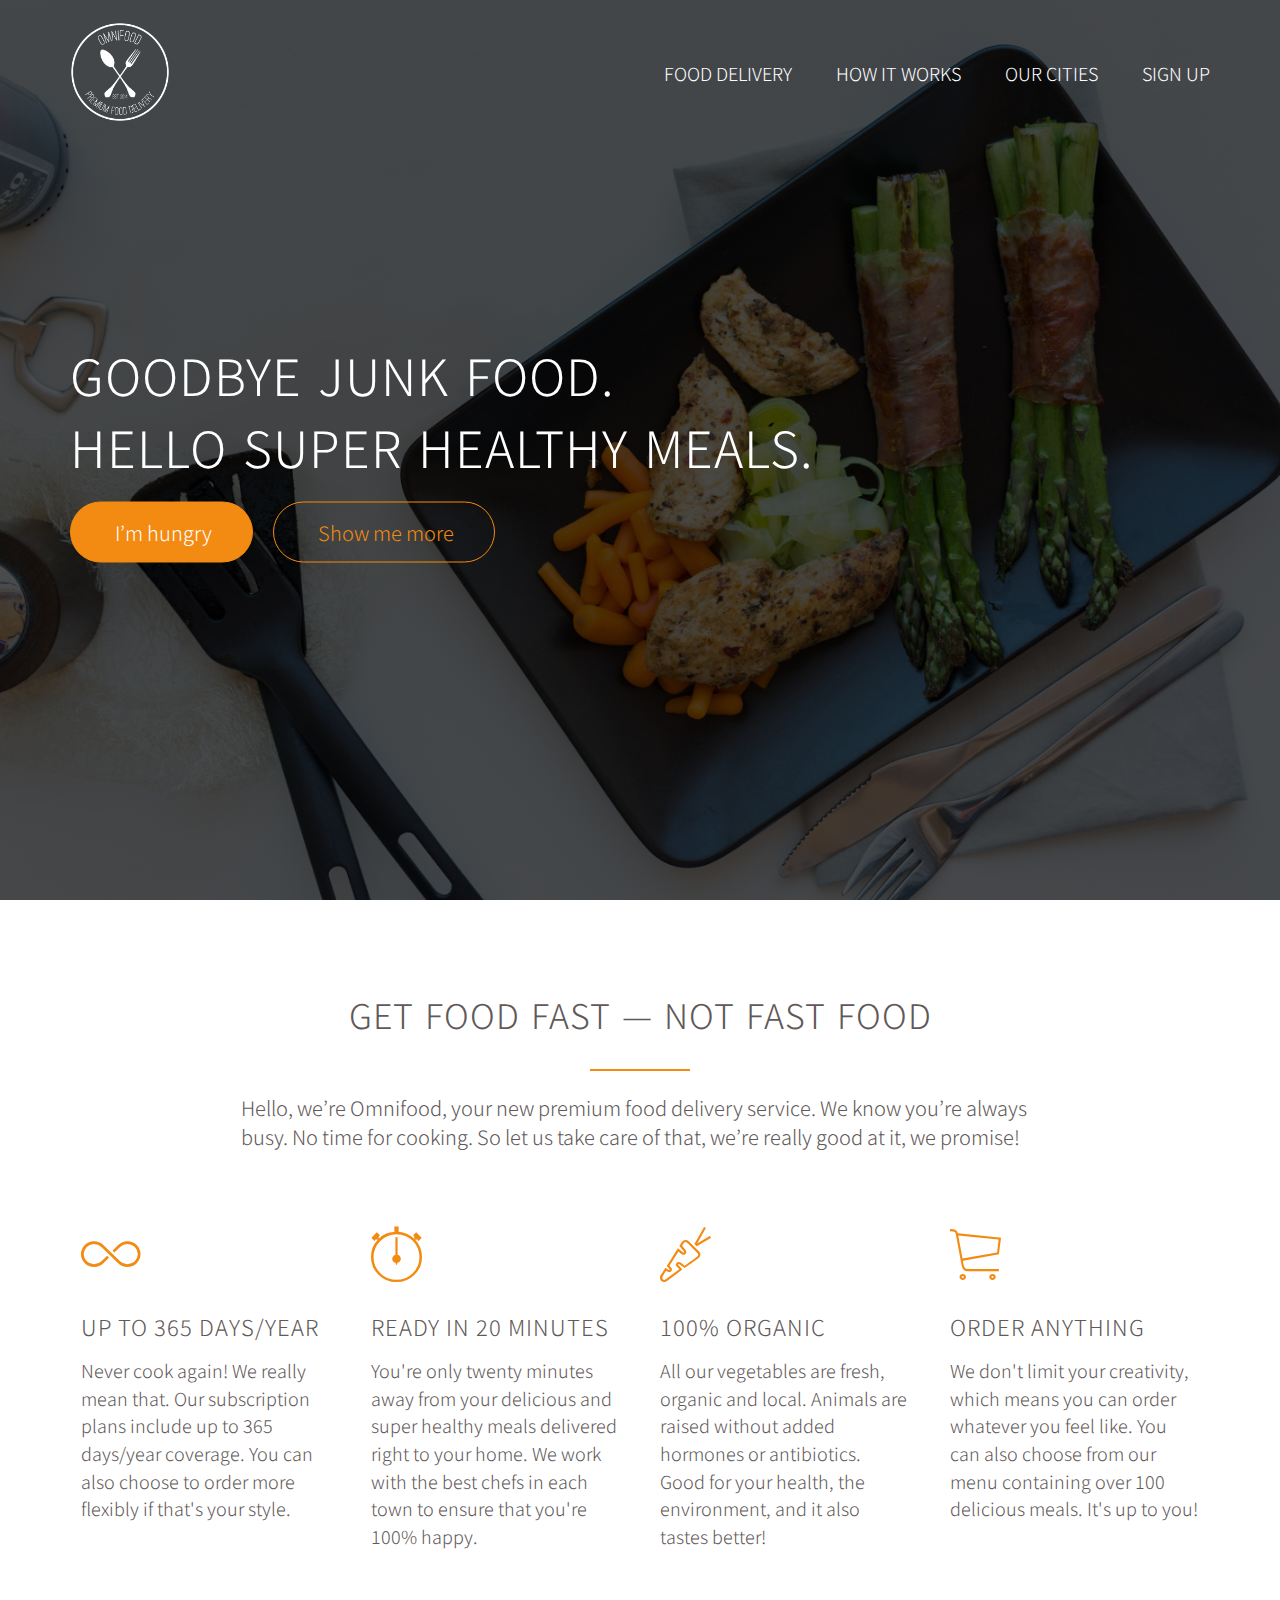
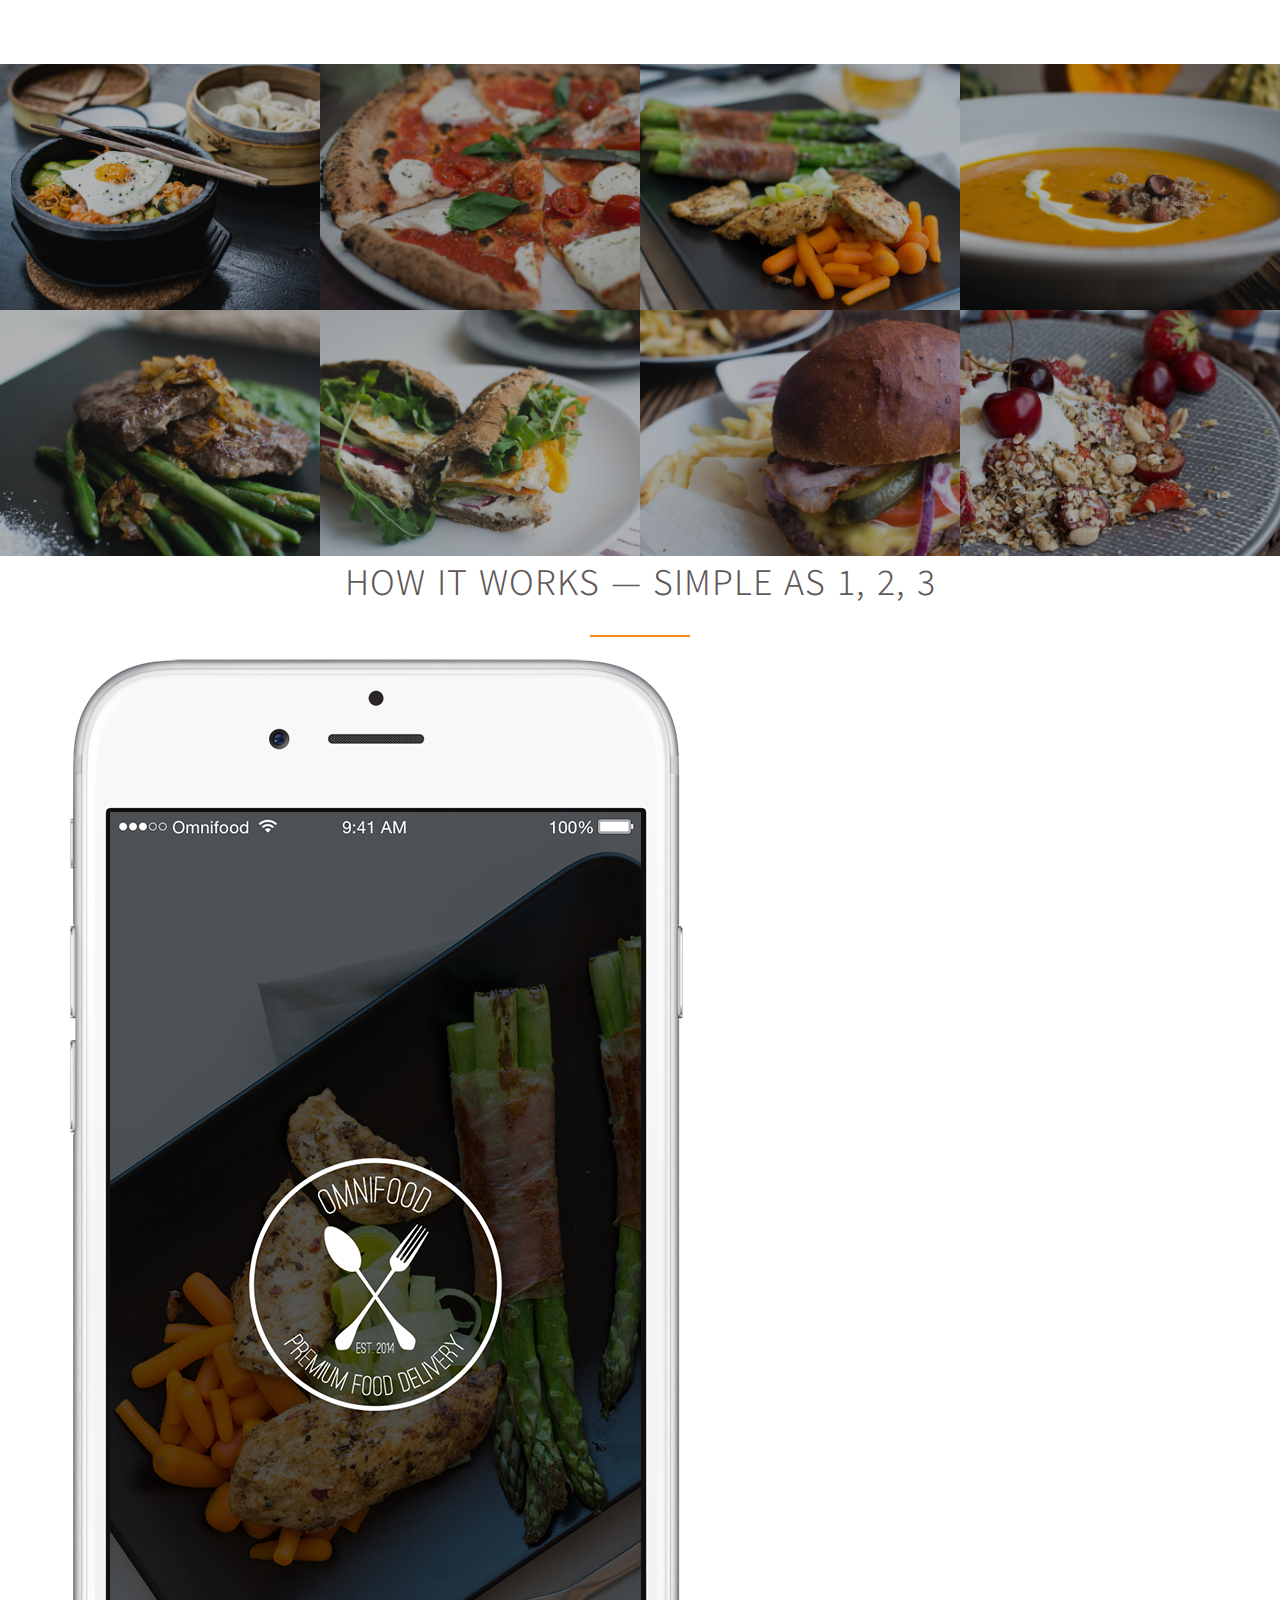
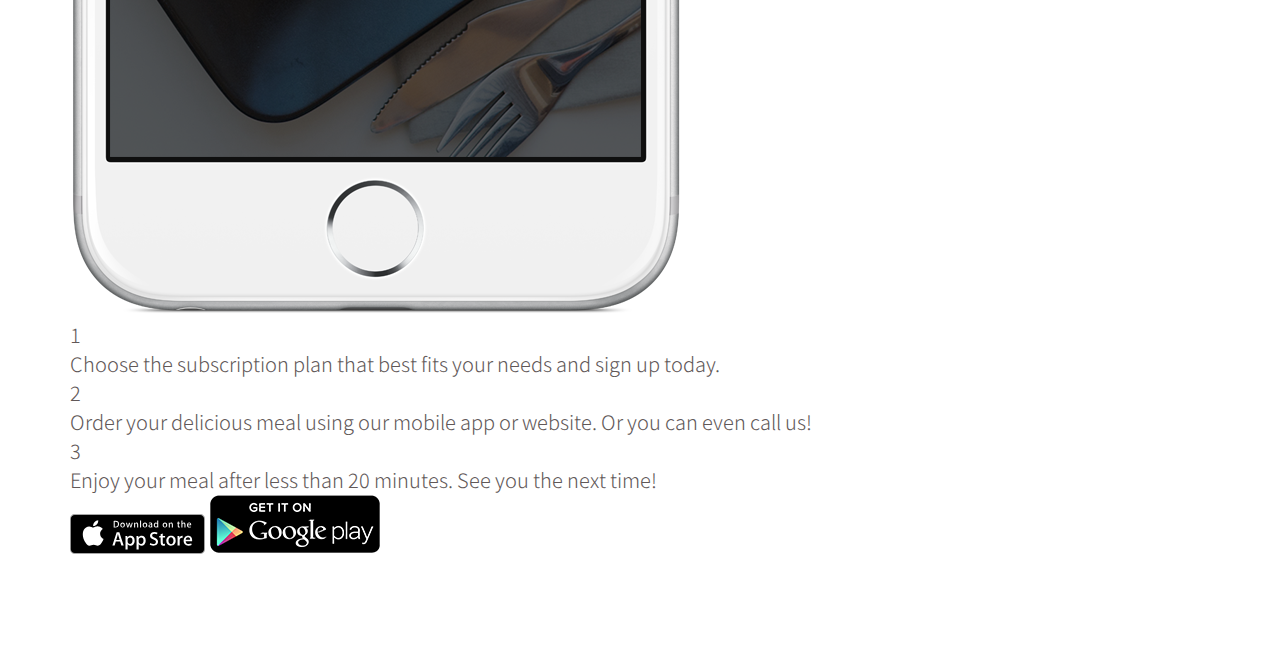
<file: index.html>
<!DOCTYPE html>
<html lang="en">
        <head>
            <link rel="stylesheet" type="text/css" href="vendors/css/normalize.css">
            <link rel="stylesheet" type="text/css" href="vendors/css/grid.css">
            <link rel="stylesheet" type="text/css" href="vendors/css/ionicons.min.css">
            <link rel="stylesheet" type="text/css" href="resources/css/style.css">
            <link rel="preconnect" href="https://fonts.gstatic.com">
            <link href="https://fonts.googleapis.com/css2?family=Noto+Sans+JP:wght@100;300;400;500;700&display=swap" 
            rel="stylesheet">
            <title>Omnifood Project</title>
        </head>

        <body>
            <header>
                <nav>
                    <div class="row">
                        <img src="resources/img/logo-white.png" alt="Omnifood logo" class="logo">
                        <ul class="main-nav">
                            <li><a href="#">Food delivery</a> </li>
                            <li><a href="#">How it works</a> </li>
                            <li><a href="#">Our cities </a> </li>
                            <li><a href="#">Sign up</a> </li>
                        </ul>

                    </div>
                </nav>
                <div class="hero-text-box">
                    <h1>Goodbye junk food. <br>Hello super healthy meals.</h1>
                    <a class="btn btn-full" href="a"> I’m hungry  </a>
                    <a class="btn btn-ghost" href="a"> Show me more </a>
                </div>
            </header>

            <section class="section-features">
                <div class="row">
                    <h2>Get food fast &mdash; not fast food</h2>
                    <p class="long-copy">
                        Hello, we’re Omnifood, your new premium food delivery service. We know you’re always busy. 
                        No time for cooking. 
                        So let us take care of that, we’re really good at it, we promise!
                    </p>
                
                </div>

                <div class="row">
                    <div class="col span-1-of-4 box">
                        <i class="ion-ios-infinite-outline icon-big"></i>
                        <h3>Up to 365 days/year</h3>
                        <p>
                            Never cook again! We really mean that. Our subscription plans include up to 365 days/year coverage. You can also choose to order more flexibly if that's your style. 
                        </p>
                    </div>
                    <div class="col span-1-of-4 box">
                        <i class="ion-ios-stopwatch-outline icon-big"></i>
                        <h3>Ready in 20 minutes</h3>
                        <p>
                            You're only twenty minutes away from your delicious and super healthy meals delivered right to your home. We work with the best chefs in each town to ensure that you're 100% happy. 
                        </p>
                    </div>
                    <div class="col span-1-of-4 box">
                        <i class="ion-ios-nutrition-outline icon-big"></i>
                        <h3>100% organic</h3>
                        <p>
                            All our vegetables are fresh, organic and local. Animals are raised without added hormones or antibiotics. Good for your health, the environment, and it also tastes better!
                        </p>
                    </div>
                    <div class="col span-1-of-4 box ">
                        <i class="ion-ios-cart-outline icon-big"></i>
                        <h3>Order anything</h3>
                        <p>
                            We don't limit your creativity, which means you can order whatever you feel like. You can also choose from our menu containing over 100 delicious meals. It's up to you! 
                        </p>
                    </div>
                </div>
            </section>

            <section class="section-meals">
                <ul class="meals-showcase">
                    <li>
                        <figure  class ="meal-photo">
                            <img src="resources/img/1.jpg" alt="Korean bibimbap with egg and vegetables">
                        </figure>
                    </li>
                    <li>
                        <figure class ="meal-photo">
                            <img src="resources/img/2.jpg" alt="Simple italian pizza with cherry tomatoes">
                        </figure>
                    </li>
                    <li>
                        <figure class ="meal-photo">
                            <img src="resources/img/3.jpg" alt="Chicken breast steak with vegetables">
                        </figure>
                    </li>
                    <li>
                        <figure class ="meal-photo">
                            <img src="resources/img/4.jpg" alt="Autumn pumpkin soup">
                        </figure>
                    </li>
                </ul>

                <ul class="meals-showcase">
                    <li>
                        <figure class ="meal-photo">
                            <img src="resources/img/5.jpg" alt="Paleo beef steak with vegetables">
                        </figure>
                    </li>
                    <li>
                        <figure class ="meal-photo"> 
                            <img src="resources/img/6.jpg" alt="Healthy baguette with egg and vegetables">
                        </figure>
                    </li>
                    <li>
                        <figure class ="meal-photo">
                            <img src="resources/img/7.jpg" alt="Burger with cheddar and bacon">
                        </figure>
                    </li>
                    <li>
                        <figure class ="meal-photo">
                            <img src="resources/img/8.jpg" alt="Granola with cherries and strawberries">
                        </figure>
                    </li>
                </ul>
            </section>

            <section class="section-steps">
                <div class="row">
                    <h2>How it works &mdash; Simple as 1, 2, 3</h2>
                </div>
                <div class="row">
                    <div class="col-span-1-of-2">
                        <img src="resources/img/app-iPhone.png" alt="Omnifood app on iPhone" class="app-screen">
                    </div>
                    <div class="col-span-1-of-2">
                        <div class="works-step">
                            <div>1</div>
                            <p>
                                Choose the subscription plan that best fits your needs and sign up today. </p>
                        </div>
                        <div class="works-step">
                            <div>2</div>
                            <p>
                                Order your delicious meal using our mobile app or website. Or you can even call us! </p>
                        </div>
                        <div class="works-step">
                            <div>3</div>
                            <p> Enjoy your meal after less than 20 minutes. See you the next time! </p>
                        </div>

                        <a href="#" class="btn-app"> <img src="resources/img/download-app.svg" alt="App Store Button"></a>
                        <a href="#" class="btn-app"> <img src="resources/img/download-app-android.png" alt="Play Store Button"></a>
                    </div>
                    
                </div>
            </section>


        </body>
</html>


<!--
How it works - Simple as 1, 2, 3




-->
</file>
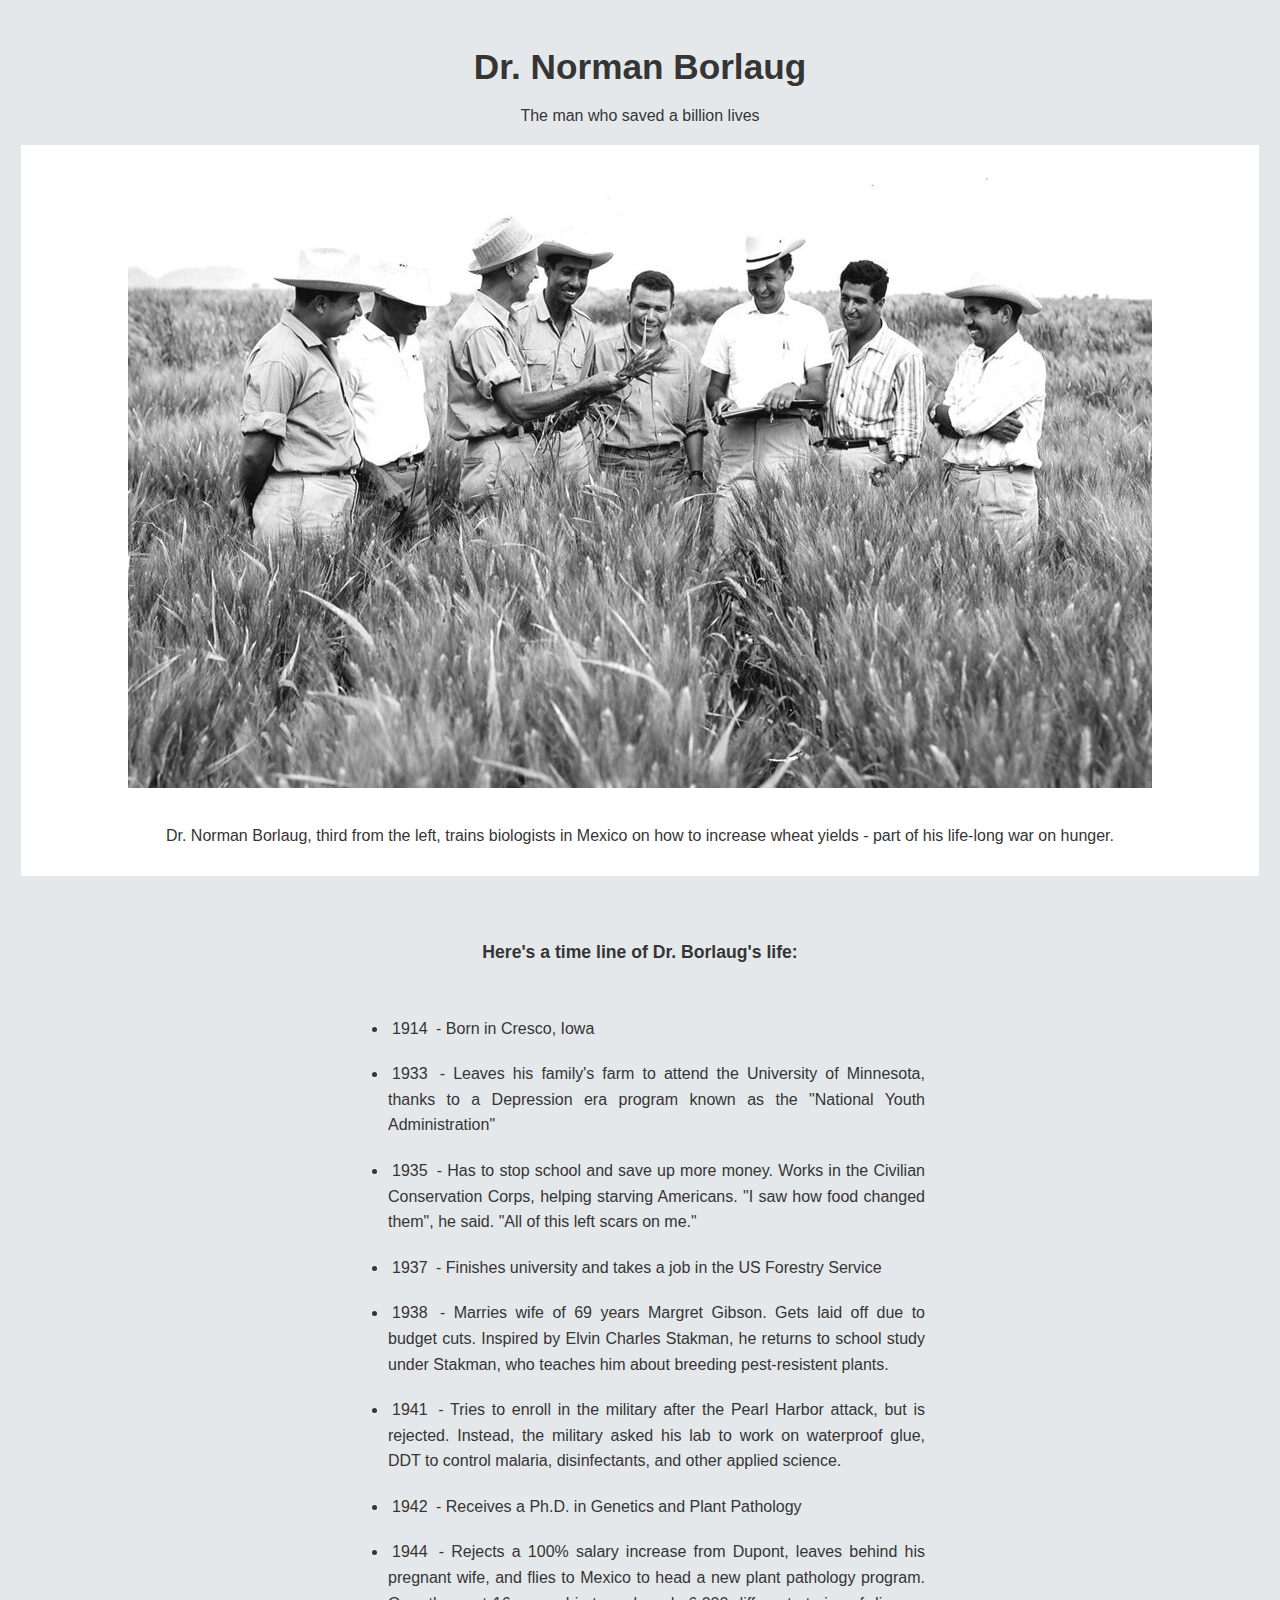
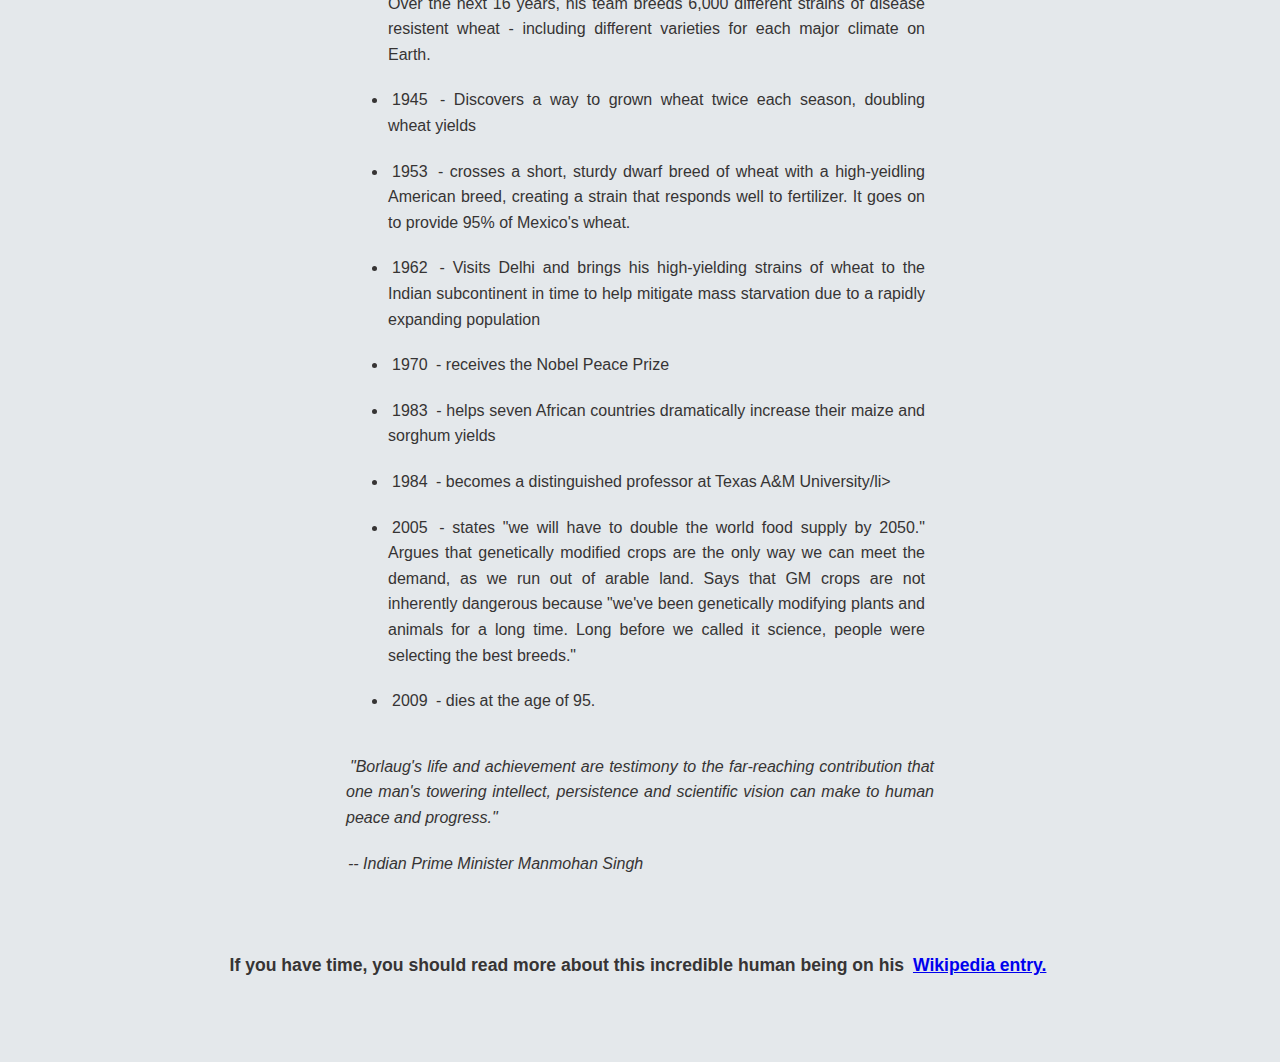
<file: tribute_pg/tribute.html>
<html >
  <head>
    <title>Tribute page</title>
    <link rel= "stylesheet" href="tribute.css" type="text/css"> 
  </head>
  
  <body>
    <p id="main-text">Dr. Norman Borlaug</p>
    <p id="desc">The man who saved a billion lives</p>
    <div class="img-div">
      <figure>
        <img id="main-img" src="tribute.jpg" alt="image of farm">
        <figcaption id="img-cap">Dr. Norman Borlaug, third from the left, trains biologists in Mexico on how to increase
wheat yields - part of his life-long war on hunger.
        </figcaption>
      </figure>   
    </div>
    
    <div class="timeline">
        <p class="center-text">Here's a time line of Dr. Borlaug's life:</p>
        <ul >
            <li><b>1914</b> - Born in Cresco, Iowa</li>
            <li><b>1933</b> - Leaves his family's farm to attend the University of Minnesota, thanks to a Depression era program known as the "National Youth Administration"</li>
            <li><b>1935</b> - Has to stop school and save up more money. Works in the Civilian Conservation Corps, helping starving Americans. "I saw how food changed them", he said. "All of this left scars on me."</li>
            <li><b>1937</b> - Finishes university and takes a job in the US Forestry Service</li>
            <li><b>1938</b> - Marries wife of 69 years Margret Gibson. Gets laid off due to budget cuts. Inspired by Elvin Charles Stakman, he returns to school study under Stakman, who teaches him about breeding pest-resistent plants.</li>
            <li><b>1941</b> - Tries to enroll in the military after the Pearl Harbor attack, but is rejected. Instead, the military asked his lab to work on waterproof glue, DDT to control malaria, disinfectants, and other applied science.</li>
            <li><b>1942</b> - Receives a Ph.D. in Genetics and Plant Pathology</li>
            <li><b>1944</b> - Rejects a 100% salary increase from Dupont, leaves behind his pregnant wife, and flies to Mexico to head a new plant pathology program. Over the next 16 years, his team breeds 6,000 different strains of disease resistent wheat - including different varieties for each major climate on Earth.</li>
            <li><b>1945</b> - Discovers a way to grown wheat twice each season, doubling wheat yields</li>
            <li><b>1953</b> - crosses a short, sturdy dwarf breed of wheat with a high-yeidling American breed, creating a strain that responds well to fertilizer. It goes on to provide 95% of Mexico's wheat.</li>
            <li><b>1962</b> - Visits Delhi and brings his high-yielding strains of wheat to the Indian subcontinent in time to help mitigate mass starvation due to a rapidly expanding population</li>
            <li><b>1970</b> - receives the Nobel Peace Prize</li>
            <li><b>1983</b> - helps seven African countries dramatically increase their maize and sorghum yields</li>
            <li><b>1984</b> - becomes a distinguished professor at Texas A&M University/li>
            <li><b>2005</b> - states "we will have to double the world food supply by 2050." Argues that genetically modified crops are the only way we can meet the demand, as we run out of arable land. Says that GM crops are not inherently dangerous because "we've been genetically modifying plants and animals for a long time. Long before we called it science, people were selecting the best breeds."</li>
            <li><b>2009</b> - dies at the age of 95.</li>
        </ul>

        <p id="quote"><i>"Borlaug's life and achievement are testimony to the far-reaching contribution that one man's towering intellect, persistence and scientific vision can make to human peace and progress."</i></p>
        <p><i>-- Indian Prime Minister Manmohan Singh</i></p> 
    </div>
    <p class=bottom-text>If you have time, you should read more about this incredible human being on his 
        <a href="https://en.wikipedia.org/wiki/Norman_Borlaug" , target="_blank">Wikipedia entry.</a></p>

   
    
  </body>
</html>
</file>
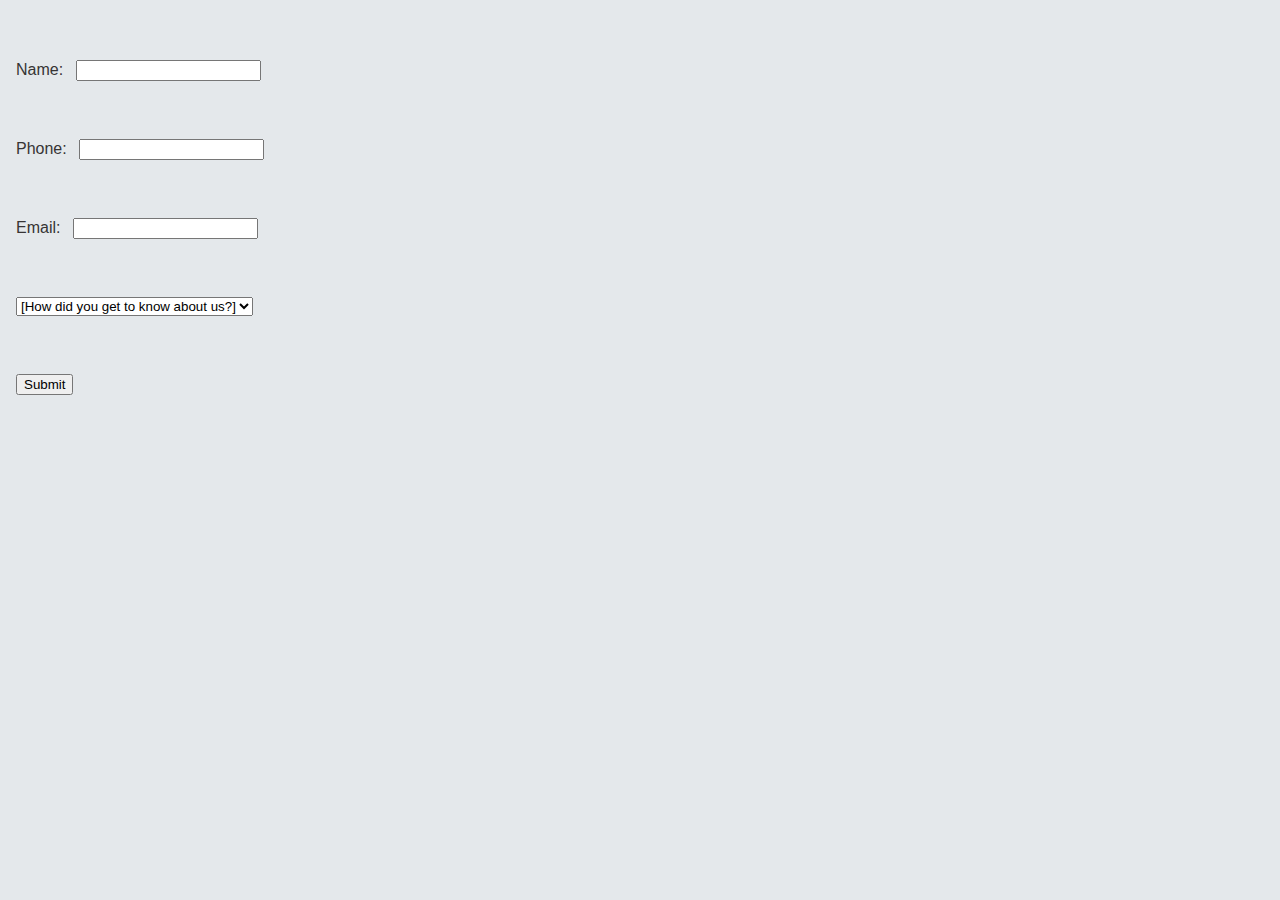
<file: assignment_practice/forms/form.html>
<html>
  <head>
    <title>
            Submission Form
    </title>
    <link rel="stylesheet" href="form.css" type="text/css">
  </head>
  <body>
    <form name="signupForm" onsubmit="return(validateForm());"> 
      <label for="name"> Name:</label>
      <input type="text" id="name" name="name" ><br><br>
      <label for="phone"> Phone:</label>
      <input type="text" id="phone" name="phone" ><br><br>
      <label for="email"> Email:</label>
      <input type="text" id="email" name="email" ><br><br>
      
      <select name = "source">
        <option value = "-1" selected>[How did you get to know about us?]</option>
        <option value = "1">News Board</option>
        <option value = "2">Seminars</option>
        <option value = "3">Magazine</option>
        <option value = "4">Friends</option>
        <option value = "5">Other</option>
     </select><br><br>
     <input type="submit" value="Submit">
    </form>
            
    <script src="form.js"></script>
    </body>
    
</html>
</file>
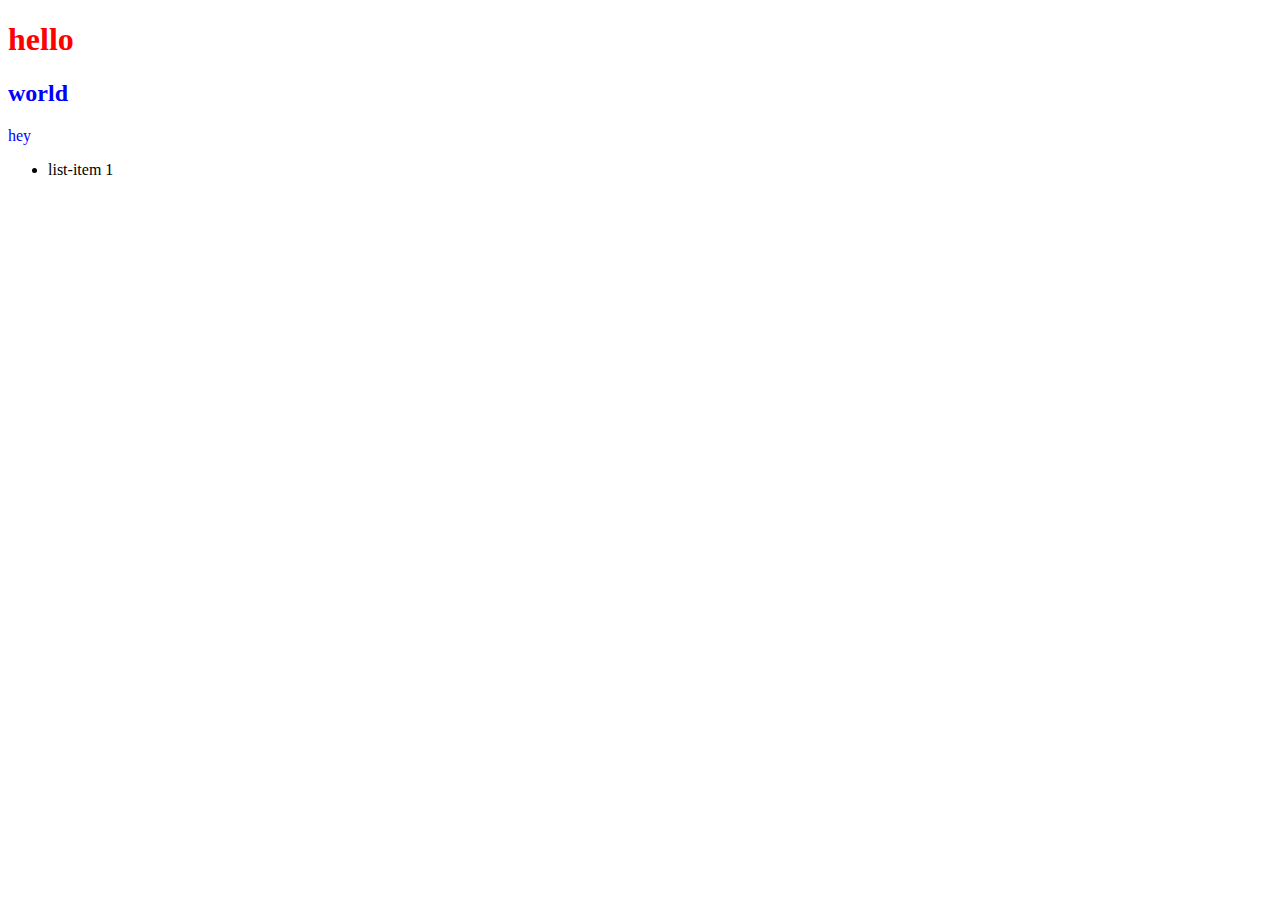
<file: assignment_practice/tribute/i.html>
<!DOCTYPE html>
<html>
<head>
    <title>
        demo
    </title>
    <link rel='stylesheet' type='text/css'  href='i.css'>

</head>
<body>
    <h1>hello</h1>
    <h2>world</h2>
    <p class="text">
        hey
        <ul>
            <li>list-item 1</li>
        </ul>
    </p>
</body>
</html>
</file>
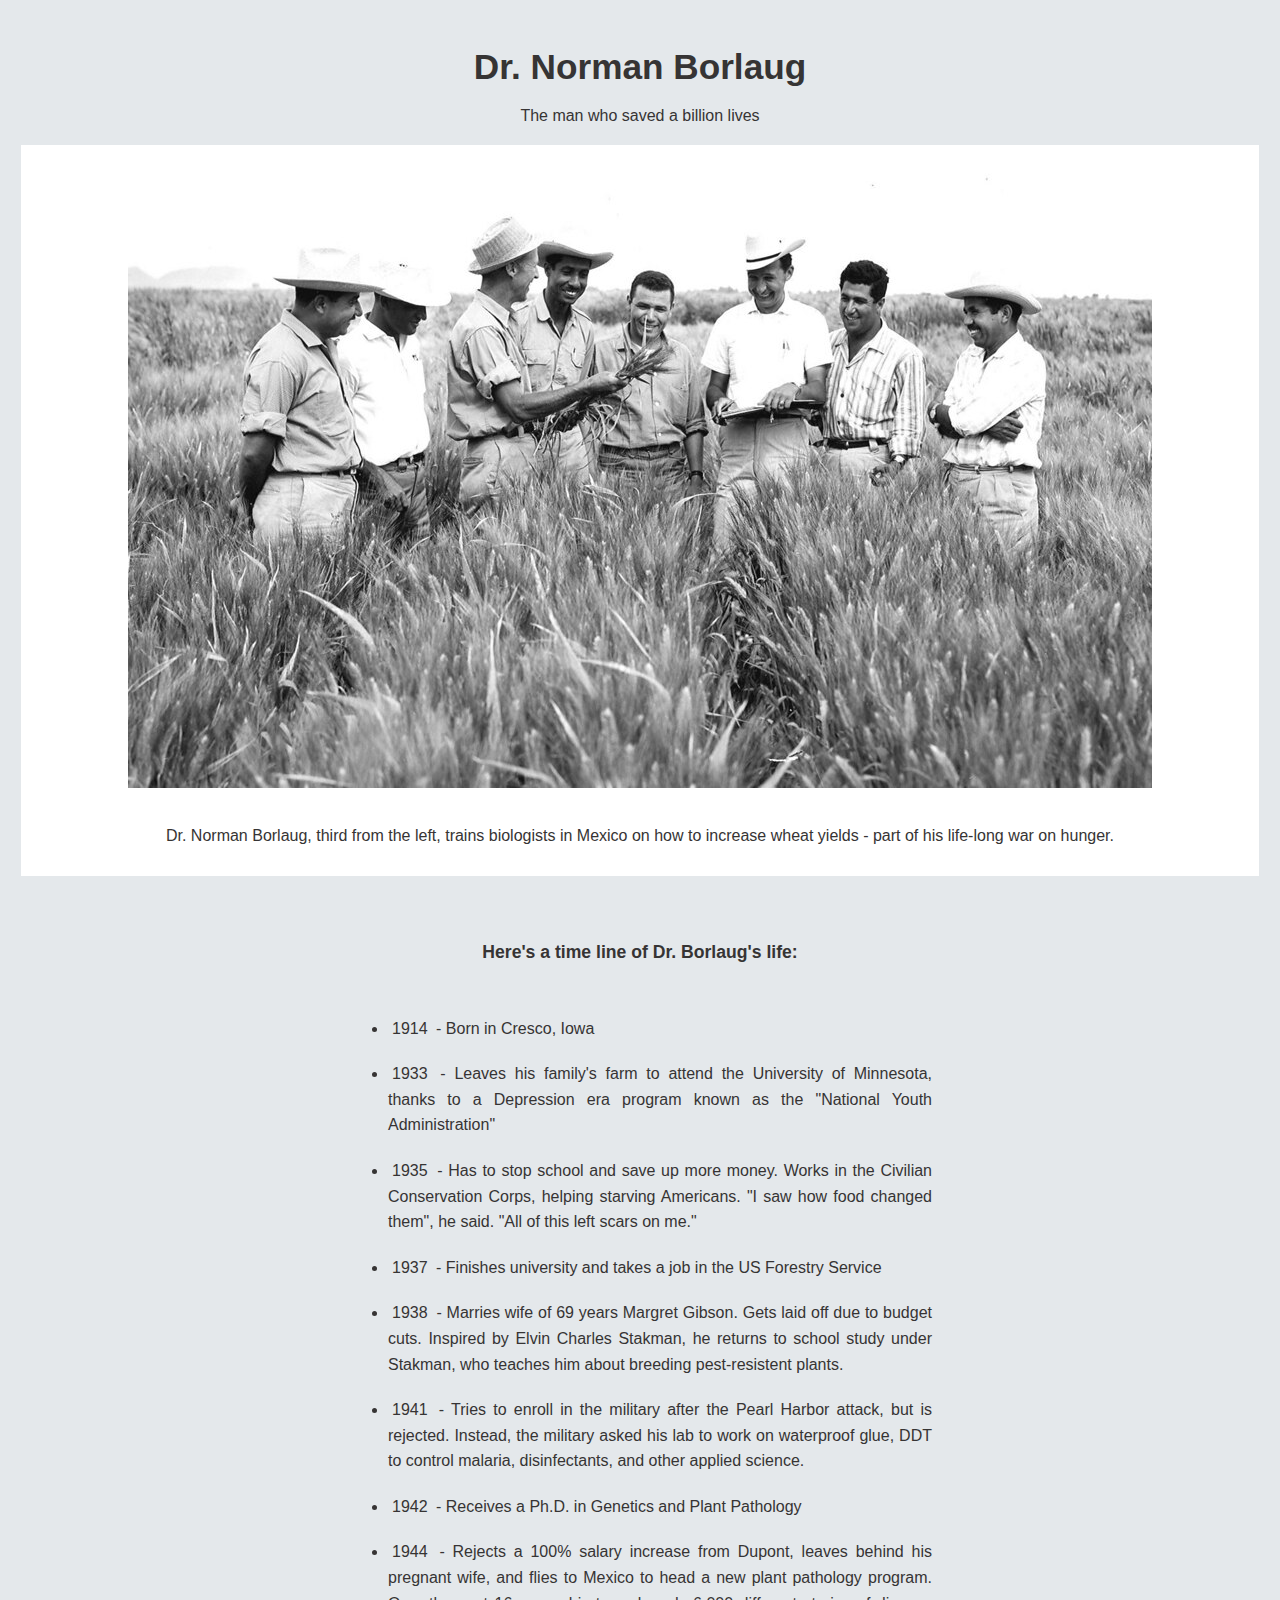
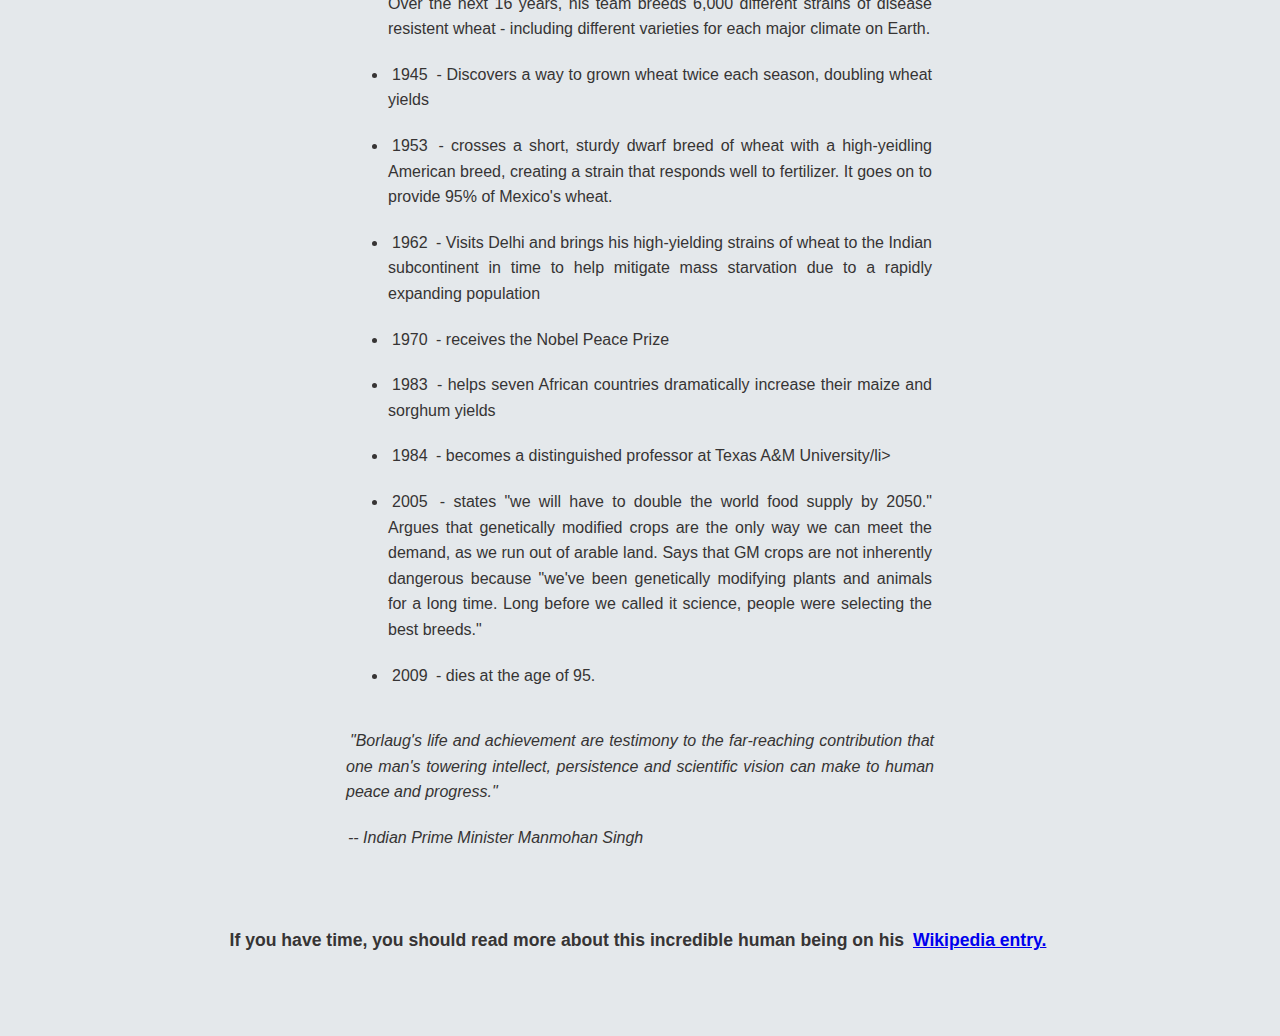
<file: assignment_practice/tribute/tribute.html>
<html >
  <head>
    <title>Tribute page</title>
    <link rel= "stylesheet" href="tribute.scss" type="text/css"> 
  </head>
  
  <body>
    <p id="main-text">Dr. Norman Borlaug</p>
    <p id="desc">The man who saved a billion lives</p>
    <div class="img-div">
      <figure>
        <img id="main-img" src="tribute.jpg" alt="image of farm">
        <figcaption id="img-cap">Dr. Norman Borlaug, third from the left, trains biologists in Mexico on how to increase
wheat yields - part of his life-long war on hunger.
        </figcaption>
      </figure>   
    </div>
    
    <div class="timeline">
        <p class="center-text">Here's a time line of Dr. Borlaug's life:</p>
        <ul >
            <li><b>1914</b> - Born in Cresco, Iowa</li>
            <li><b>1933</b> - Leaves his family's farm to attend the University of Minnesota, thanks to a Depression era program known as the "National Youth Administration"</li>
            <li><b>1935</b> - Has to stop school and save up more money. Works in the Civilian Conservation Corps, helping starving Americans. "I saw how food changed them", he said. "All of this left scars on me."</li>
            <li><b>1937</b> - Finishes university and takes a job in the US Forestry Service</li>
            <li><b>1938</b> - Marries wife of 69 years Margret Gibson. Gets laid off due to budget cuts. Inspired by Elvin Charles Stakman, he returns to school study under Stakman, who teaches him about breeding pest-resistent plants.</li>
            <li><b>1941</b> - Tries to enroll in the military after the Pearl Harbor attack, but is rejected. Instead, the military asked his lab to work on waterproof glue, DDT to control malaria, disinfectants, and other applied science.</li>
            <li><b>1942</b> - Receives a Ph.D. in Genetics and Plant Pathology</li>
            <li><b>1944</b> - Rejects a 100% salary increase from Dupont, leaves behind his pregnant wife, and flies to Mexico to head a new plant pathology program. Over the next 16 years, his team breeds 6,000 different strains of disease resistent wheat - including different varieties for each major climate on Earth.</li>
            <li><b>1945</b> - Discovers a way to grown wheat twice each season, doubling wheat yields</li>
            <li><b>1953</b> - crosses a short, sturdy dwarf breed of wheat with a high-yeidling American breed, creating a strain that responds well to fertilizer. It goes on to provide 95% of Mexico's wheat.</li>
            <li><b>1962</b> - Visits Delhi and brings his high-yielding strains of wheat to the Indian subcontinent in time to help mitigate mass starvation due to a rapidly expanding population</li>
            <li><b>1970</b> - receives the Nobel Peace Prize</li>
            <li><b>1983</b> - helps seven African countries dramatically increase their maize and sorghum yields</li>
            <li><b>1984</b> - becomes a distinguished professor at Texas A&M University/li>
            <li><b>2005</b> - states "we will have to double the world food supply by 2050." Argues that genetically modified crops are the only way we can meet the demand, as we run out of arable land. Says that GM crops are not inherently dangerous because "we've been genetically modifying plants and animals for a long time. Long before we called it science, people were selecting the best breeds."</li>
            <li><b>2009</b> - dies at the age of 95.</li>
        </ul>

        <p id="quote"><i>"Borlaug's life and achievement are testimony to the far-reaching contribution that one man's towering intellect, persistence and scientific vision can make to human peace and progress."</i></p>
        <p><i>-- Indian Prime Minister Manmohan Singh</i></p> 
    </div>
    <p class=center-text>If you have time, you should read more about this incredible human being on his 
        <a href="https://en.wikipedia.org/wiki/Norman_Borlaug" , target="_blank">Wikipedia entry.</a></p>

   
    
  </body>
</html>
</file>
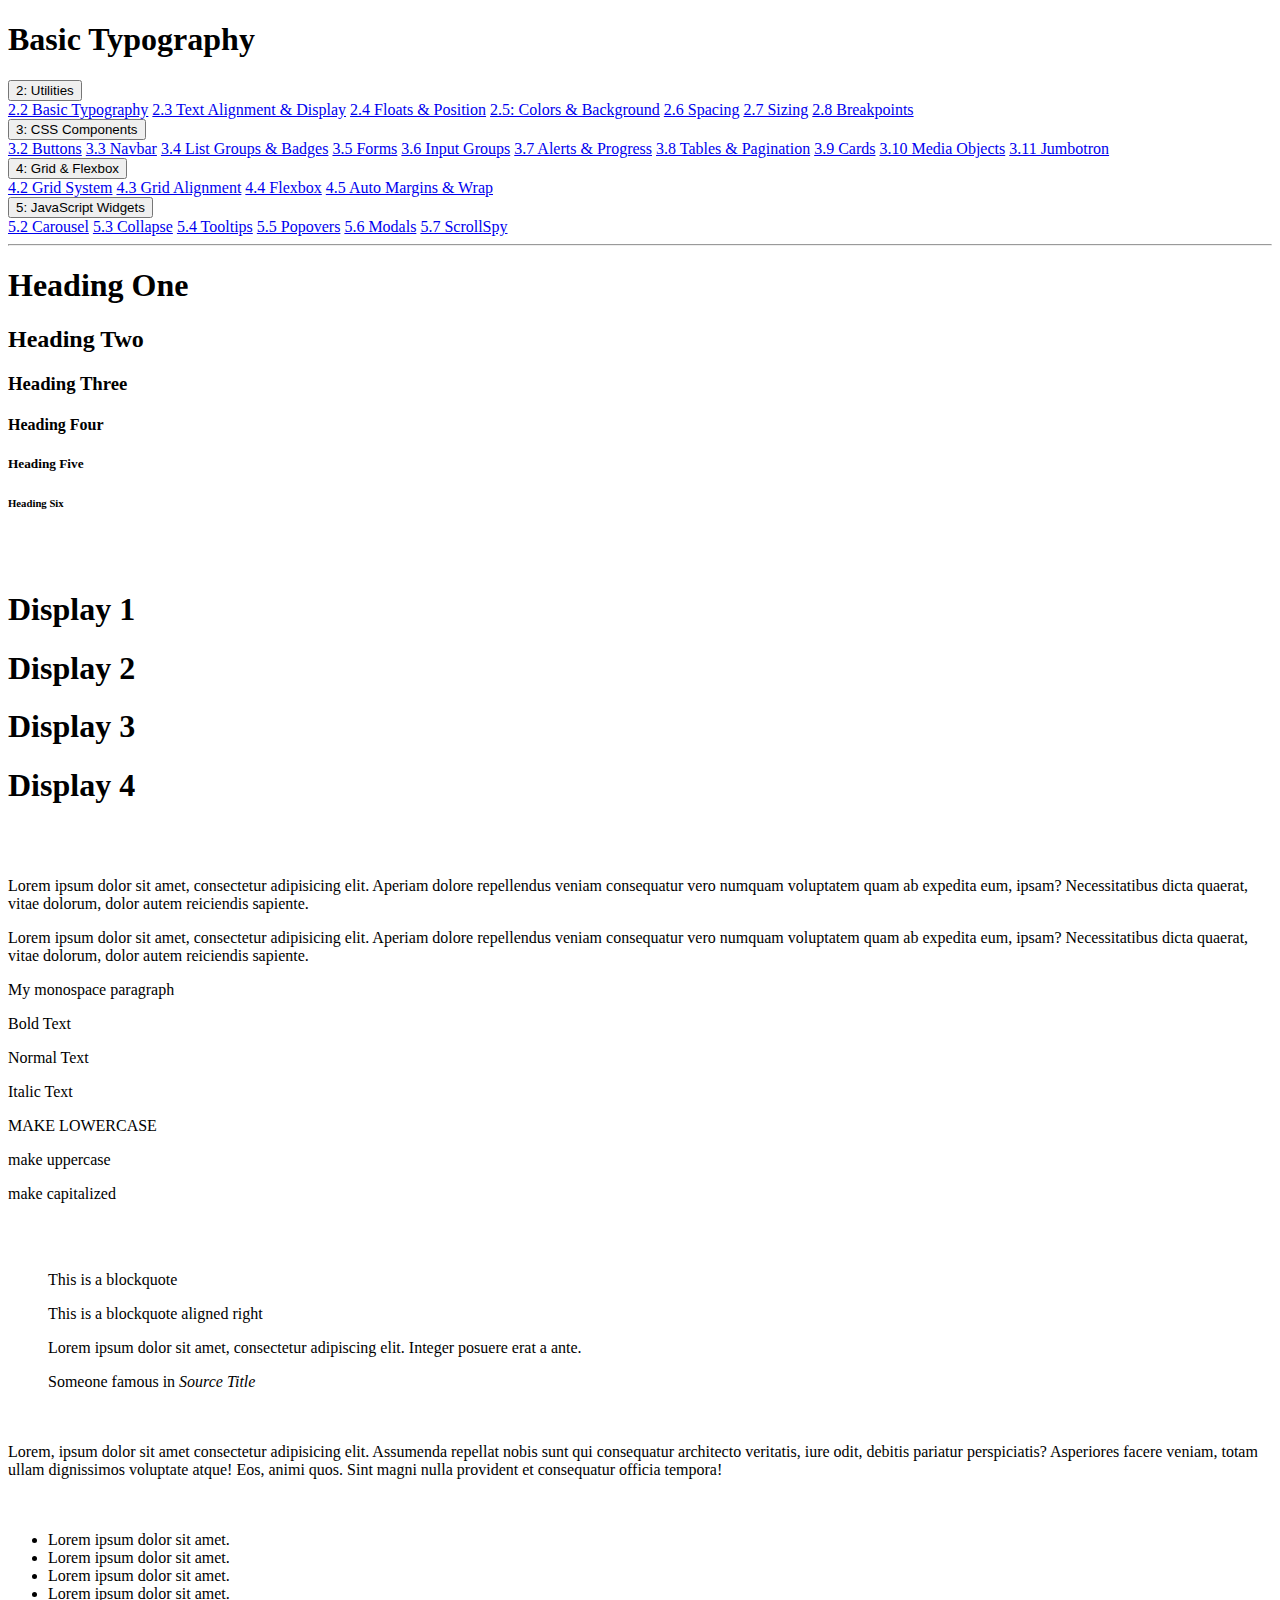
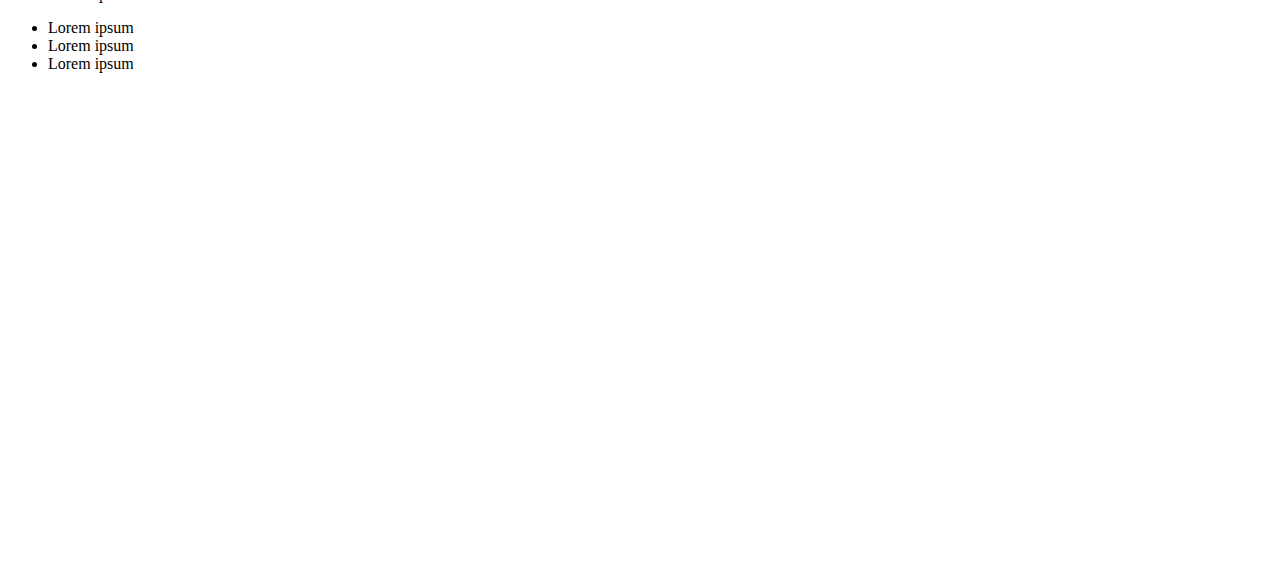
<file: bootstrap/sandbox_final/2_2_basic_typography.html>
<!DOCTYPE html>
<html lang="en">

<head>
  <meta charset="UTF-8">
  <meta name="viewport" content="width=device-width, initial-scale=1.0">
  <meta http-equiv="X-UA-Compatible" content="ie=edge">
  <link rel="stylesheet" href="https://stackpath.bootstrapcdn.com/bootstrap/4.1.1/css/bootstrap.min.css" integrity="sha384-WskhaSGFgHYWDcbwN70/dfYBj47jz9qbsMId/iRN3ewGhXQFZCSftd1LZCfmhktB"
    crossorigin="anonymous">

  <title>Bootstrap Sandbox</title>
</head>

<body>
  <header>
    <h1 class="display-3 text-center my-4">Basic Typography</h1>
    <div class="container">
      <div class="row">
        <div class="col-md-3">
          <div class="dropdown">
            <button class="btn btn-primary btn-block dropdown-toggle" type="button" data-toggle="dropdown">
              2: Utilities
            </button>
            <div class="dropdown-menu">
              <a class="dropdown-item" href="2_2_basic_typography.html">2.2 Basic Typography</a>
              <a class="dropdown-item" href="2_3_text_alignment_display.html">2.3 Text Alignment & Display</a>
              <a class="dropdown-item" href="2_4_floats_position.html">2.4 Floats & Position</a>
              <a class="dropdown-item" href="2_5_colors_background.html">2.5: Colors & Background</a>
              <a class="dropdown-item" href="2_6_spacing.html">2.6 Spacing</a>
              <a class="dropdown-item" href="2_7_sizing.html">2.7 Sizing</a>
              <a class="dropdown-item" href="2_8_breakpoints.html">2.8 Breakpoints</a>
            </div>
          </div>
        </div>
        <div class="col-md-3">
          <div class="dropdown">
            <button class="btn btn-success btn-block dropdown-toggle" type="button" data-toggle="dropdown">
              3: CSS Components
            </button>
            <div class="dropdown-menu">
              <a class="dropdown-item" href="3_2_buttons.html">3.2 Buttons</a>
              <a class="dropdown-item" href="3_3_navbar.html">3.3 Navbar</a>
              <a class="dropdown-item" href="3_4_list_groups_badges.html">3.4 List Groups & Badges</a>
              <a class="dropdown-item" href="3_5_forms.html">3.5 Forms</a>
              <a class="dropdown-item" href="3_6_input_groups.html">3.6 Input Groups</a>
              <a class="dropdown-item" href="3_7_alerts_progress.html">3.7 Alerts & Progress</a>
              <a class="dropdown-item" href="3_8_tables_pagination.html">3.8 Tables & Pagination</a>
              <a class="dropdown-item" href="3_9_cards.html">3.9 Cards</a>
              <a class="dropdown-item" href="3_10_media_object.html">3.10 Media Objects</a>
              <a class="dropdown-item" href="3_11_jumbotron.html">3.11 Jumbotron</a>
            </div>
          </div>
        </div>
        <div class="col-md-3">
          <div class="dropdown">
            <button class="btn btn-warning btn-block dropdown-toggle" type="button" data-toggle="dropdown">
              4: Grid & Flexbox
            </button>
            <div class="dropdown-menu">
              <a class="dropdown-item" href="4_2_grid_system.html">4.2 Grid System</a>
              <a class="dropdown-item" href="4_3_grid_alignment.html">4.3 Grid Alignment</a>
              <a class="dropdown-item" href="4_4_flexbox.html">4.4 Flexbox</a>
              <a class="dropdown-item" href="4_5_auto_margins_wrapping_order.html">4.5 Auto Margins & Wrap</a>
            </div>
          </div>
        </div>
        <div class="col-md-3">
          <div class="dropdown">
            <button class="btn btn-danger btn-block dropdown-toggle" type="button" data-toggle="dropdown">
              5: JavaScript Widgets
            </button>
            <div class="dropdown-menu">
              <a class="dropdown-item" href="5_2_carousel.html">5.2 Carousel</a>
              <a class="dropdown-item" href="5_3_collapse.html">5.3 Collapse</a>
              <a class="dropdown-item" href="5_4_tooltips.html">5.4 Tooltips</a>
              <a class="dropdown-item" href="5_5_popovers.html">5.5 Popovers</a>
              <a class="dropdown-item" href="5_6_modals.html">5.6 Modals</a>
              <a class="dropdown-item" href="5_7_scrollspy.html">5.7 ScrollSpy</a>
            </div>
          </div>
        </div>
      </div>
    </div>
    <hr>
  </header>

  <div class="container">
    <!--####################START HERE######################-->

    <!-- HEADINGS -->
    <h1>Heading One</h1>
    <h2>Heading Two</h2>
    <h3>Heading Three</h3>
    <h4>Heading Four</h4>
    <h5 class="h2">Heading Five</h5>
    <h6>Heading Six</h6>

    <br>
    <br>


    <!-- DISPLAY CLASSES -->
    <h1 class="display-1">Display 1</h1>
    <h1 class="display-2">Display 2</h1>
    <h1 class="display-3">Display 3</h1>
    <h1 class="display-4">Display 4</h1>

    <br>
    <br>

    <!-- PARAGRAPHS -->
    <p>Lorem ipsum dolor sit amet, consectetur adipisicing elit. Aperiam dolore repellendus veniam consequatur vero numquam
      voluptatem quam ab expedita eum, ipsam? Necessitatibus dicta quaerat, vitae dolorum, dolor autem reiciendis sapiente.</p>

    <!-- LEAD -->
    <p class="lead">Lorem ipsum dolor sit amet, consectetur adipisicing elit. Aperiam dolore repellendus veniam consequatur vero numquam
      voluptatem quam ab expedita eum, ipsam? Necessitatibus dicta quaerat, vitae dolorum, dolor autem reiciendis sapiente.</p>

    <!-- MONOSPACE PARAGRAPH -->
    <p class="text-monospace">My monospace paragraph</p>

    <!-- STYLE CLASSES -->
    <p class="font-weight-bold">Bold Text</p>
    <p class="font-weight-normal">Normal Text</p>
    <p class="font-italic">Italic Text</p>

    <!-- TEXT TRANSFORMS -->
    <p class="text-lowercase">MAKE LOWERCASE</p>
    <p class="text-uppercase">make uppercase</p>
    <p class="text-capitalize">make capitalized</p>

    <br>
    <br>

    <!-- BLOCKQUOTES -->
    <blockquote class="blockquote">
      <p>This is a blockquote</p>
    </blockquote>

    <!-- BLOCKQUOTE RIGHT ALIGNED -->
    <blockquote class="blockquote text-right">
      <p>This is a blockquote aligned right</p>
    </blockquote>

    <!-- BLOCKQUOTE WITH FOOTER -->
    <blockquote class="blockquote text-right">
      <p>Lorem ipsum dolor sit amet, consectetur adipiscing elit. Integer posuere erat a ante.</p>
      <footer class="blockquote-footer">Someone famous in
        <cite title="Source Title">Source Title</cite>
      </footer>
    </blockquote>

    <br>
    <br>

    <!-- TEXT TRUNCATE -->
    <div class="text-truncate">
      Lorem, ipsum dolor sit amet consectetur adipisicing elit. Assumenda repellat nobis sunt qui consequatur architecto veritatis,
      iure odit, debitis pariatur perspiciatis? Asperiores facere veniam, totam ullam dignissimos voluptate atque! Eos, animi
      quos. Sint magni nulla provident et consequatur officia tempora!
    </div>

    <br>
    <br>

    <!-- LISTS -->
    <ul class="list-unstyled">
      <li>Lorem ipsum dolor sit amet.</li>
      <li>Lorem ipsum dolor sit amet.</li>
      <li>Lorem ipsum dolor sit amet.</li>
      <li>Lorem ipsum dolor sit amet.</li>
    </ul>

    <!-- INLINE LIST -->
    <ul class="list-inline">
      <li class="list-inline-item">Lorem ipsum</li>
      <li class="list-inline-item">Lorem ipsum </li>
      <li class="list-inline-item">Lorem ipsum </li>
    </ul>
  </div>

  <div style="margin-top:500px;"></div>

  <script src="https://code.jquery.com/jquery-3.3.1.slim.min.js" integrity="sha384-q8i/X+965DzO0rT7abK41JStQIAqVgRVzpbzo5smXKp4YfRvH+8abtTE1Pi6jizo"
    crossorigin="anonymous"></script>
  <script src="https://cdnjs.cloudflare.com/ajax/libs/popper.js/1.14.3/umd/popper.min.js" integrity="sha384-ZMP7rVo3mIykV+2+9J3UJ46jBk0WLaUAdn689aCwoqbBJiSnjAK/l8WvCWPIPm49"
    crossorigin="anonymous"></script>
  <script src="https://stackpath.bootstrapcdn.com/bootstrap/4.1.1/js/bootstrap.min.js" integrity="sha384-smHYKdLADwkXOn1EmN1qk/HfnUcbVRZyYmZ4qpPea6sjB/pTJ0euyQp0Mk8ck+5T"
    crossorigin="anonymous"></script>
</body>

</html>
</file>
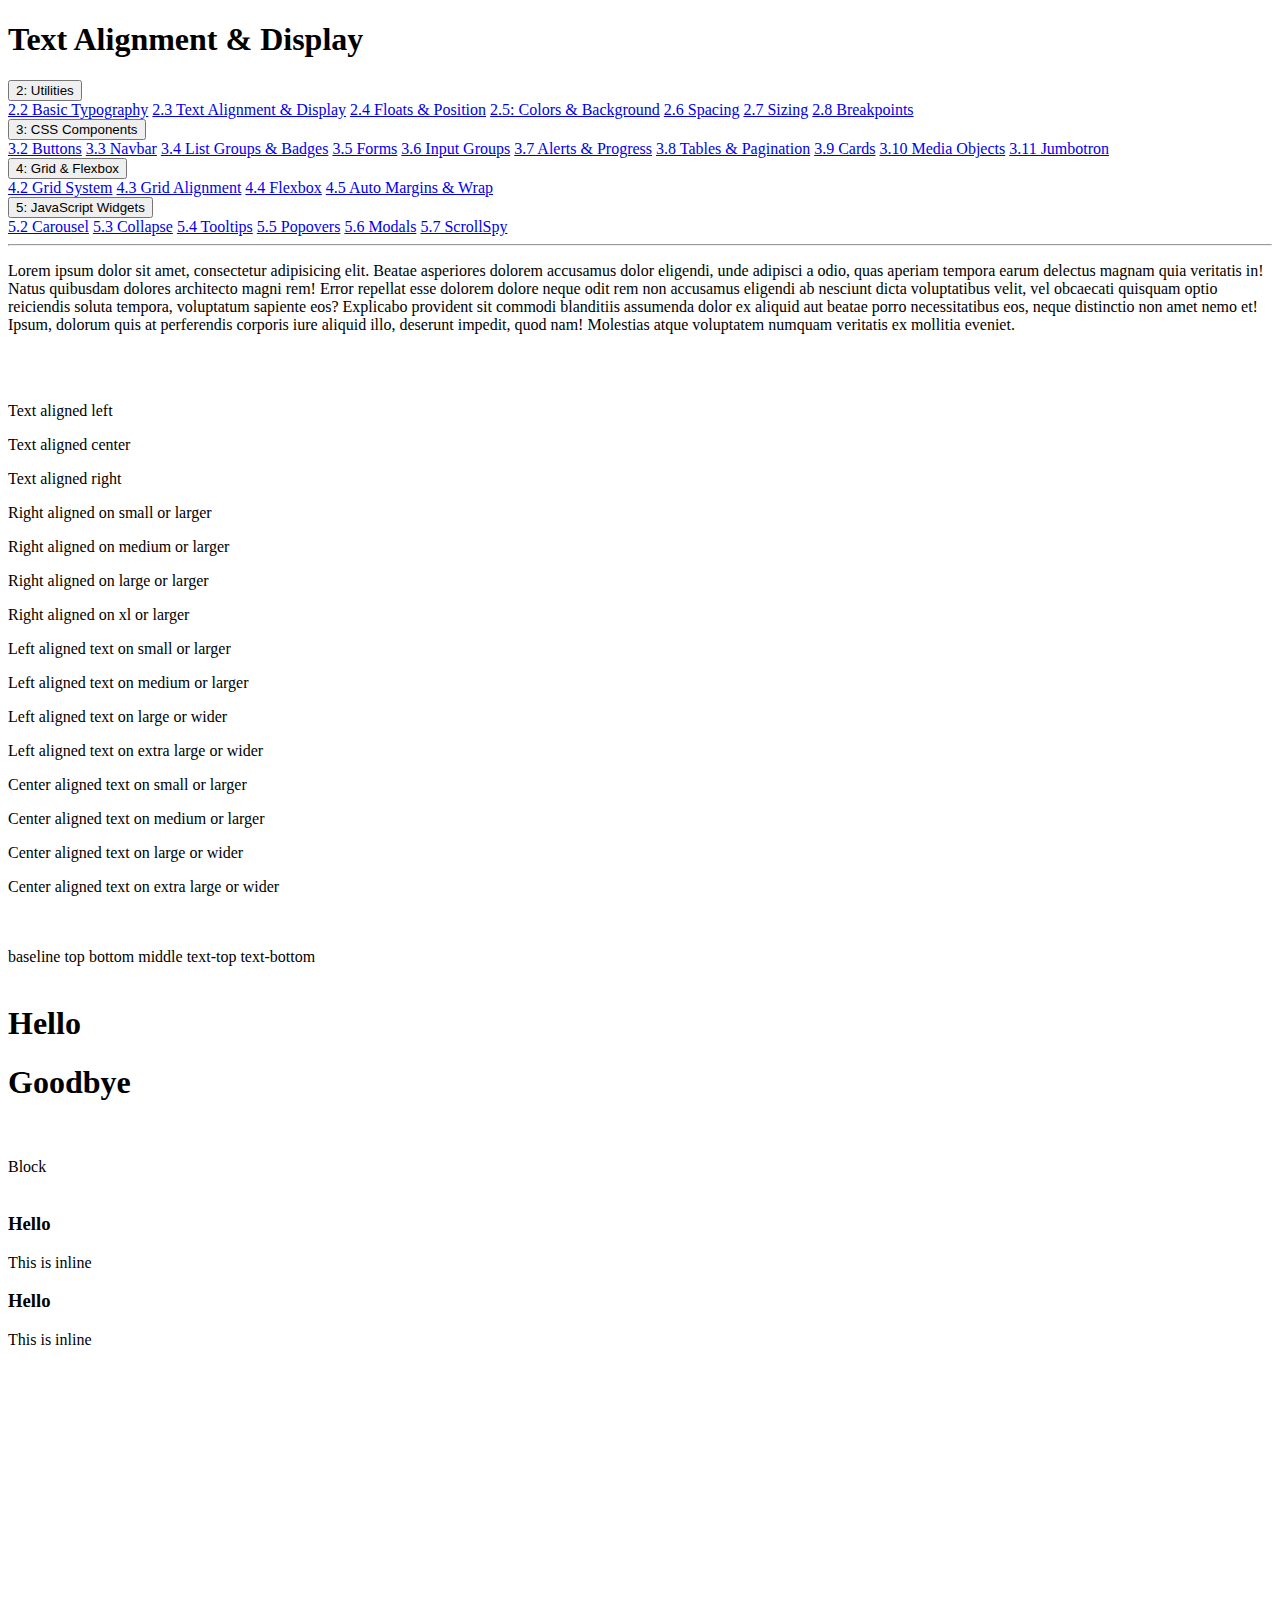
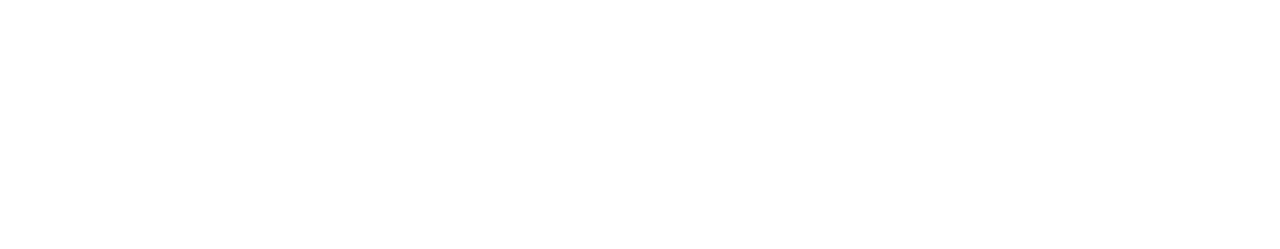
<file: bootstrap/sandbox_final/2_3_text_alignment_display.html>
<!DOCTYPE html>
<html lang="en">

<head>
  <meta charset="UTF-8">
  <meta name="viewport" content="width=device-width, initial-scale=1.0">
  <meta http-equiv="X-UA-Compatible" content="ie=edge">
  <link rel="stylesheet" href="https://stackpath.bootstrapcdn.com/bootstrap/4.1.1/css/bootstrap.min.css" integrity="sha384-WskhaSGFgHYWDcbwN70/dfYBj47jz9qbsMId/iRN3ewGhXQFZCSftd1LZCfmhktB"
    crossorigin="anonymous">

  <title>Bootstrap Sandbox</title>
</head>

<body>
  <header>
    <h1 class="display-3 text-center my-4">Text Alignment & Display</h1>
    <div class="container">
      <div class="row">
        <div class="col-md-3">
          <div class="dropdown">
            <button class="btn btn-primary btn-block dropdown-toggle" type="button" data-toggle="dropdown">
              2: Utilities
            </button>
            <div class="dropdown-menu">
              <a class="dropdown-item" href="2_2_basic_typography.html">2.2 Basic Typography</a>
              <a class="dropdown-item" href="2_3_text_alignment_display.html">2.3 Text Alignment & Display</a>
              <a class="dropdown-item" href="2_4_floats_position.html">2.4 Floats & Position</a>
              <a class="dropdown-item" href="2_5_colors_background.html">2.5: Colors & Background</a>
              <a class="dropdown-item" href="2_6_spacing.html">2.6 Spacing</a>
              <a class="dropdown-item" href="2_7_sizing.html">2.7 Sizing</a>
              <a class="dropdown-item" href="2_8_breakpoints.html">2.8 Breakpoints</a>
            </div>
          </div>
        </div>
        <div class="col-md-3">
          <div class="dropdown">
            <button class="btn btn-success btn-block dropdown-toggle" type="button" data-toggle="dropdown">
              3: CSS Components
            </button>
            <div class="dropdown-menu">
              <a class="dropdown-item" href="3_2_buttons.html">3.2 Buttons</a>
              <a class="dropdown-item" href="3_3_navbar.html">3.3 Navbar</a>
              <a class="dropdown-item" href="3_4_list_groups_badges.html">3.4 List Groups & Badges</a>
              <a class="dropdown-item" href="3_5_forms.html">3.5 Forms</a>
              <a class="dropdown-item" href="3_6_input_groups.html">3.6 Input Groups</a>
              <a class="dropdown-item" href="3_7_alerts_progress.html">3.7 Alerts & Progress</a>
              <a class="dropdown-item" href="3_8_tables_pagination.html">3.8 Tables & Pagination</a>
              <a class="dropdown-item" href="3_9_cards.html">3.9 Cards</a>
              <a class="dropdown-item" href="3_10_media_object.html">3.10 Media Objects</a>
              <a class="dropdown-item" href="3_11_jumbotron.html">3.11 Jumbotron</a>
            </div>
          </div>
        </div>
        <div class="col-md-3">
          <div class="dropdown">
            <button class="btn btn-warning btn-block dropdown-toggle" type="button" data-toggle="dropdown">
              4: Grid & Flexbox
            </button>
            <div class="dropdown-menu">
              <a class="dropdown-item" href="4_2_grid_system.html">4.2 Grid System</a>
              <a class="dropdown-item" href="4_3_grid_alignment.html">4.3 Grid Alignment</a>
              <a class="dropdown-item" href="4_4_flexbox.html">4.4 Flexbox</a>
              <a class="dropdown-item" href="4_5_auto_margins_wrapping_order.html">4.5 Auto Margins & Wrap</a>
            </div>
          </div>
        </div>
        <div class="col-md-3">
          <div class="dropdown">
            <button class="btn btn-danger btn-block dropdown-toggle" type="button" data-toggle="dropdown">
              5: JavaScript Widgets
            </button>
            <div class="dropdown-menu">
              <a class="dropdown-item" href="5_2_carousel.html">5.2 Carousel</a>
              <a class="dropdown-item" href="5_3_collapse.html">5.3 Collapse</a>
              <a class="dropdown-item" href="5_4_tooltips.html">5.4 Tooltips</a>
              <a class="dropdown-item" href="5_5_popovers.html">5.5 Popovers</a>
              <a class="dropdown-item" href="5_6_modals.html">5.6 Modals</a>
              <a class="dropdown-item" href="5_7_scrollspy.html">5.7 ScrollSpy</a>
            </div>
          </div>
        </div>
      </div>
    </div>
    <hr>
  </header>

  <div class="container">
    <!--#####################START HERE######################-->

    <!-- JUSTIFY -->
    <p class="text-justify">Lorem ipsum dolor sit amet, consectetur adipisicing elit. Beatae asperiores dolorem accusamus dolor eligendi, unde adipisci
      a odio, quas aperiam tempora earum delectus magnam quia veritatis in! Natus quibusdam dolores architecto magni rem!
      Error repellat esse dolorem dolore neque odit rem non accusamus eligendi ab nesciunt dicta voluptatibus velit, vel
      obcaecati quisquam optio reiciendis soluta tempora, voluptatum sapiente eos? Explicabo provident sit commodi blanditiis
      assumenda dolor ex aliquid aut beatae porro necessitatibus eos, neque distinctio non amet nemo et! Ipsum, dolorum quis
      at perferendis corporis iure aliquid illo, deserunt impedit, quod nam! Molestias atque voluptatem numquam veritatis
      ex mollitia eveniet.</p>

    <br>
    <br>

    <!-- ALIGNMENT -->
    <p class="text-left">Text aligned left</p>
    <p class="text-center">Text aligned center</p>
    <p class="text-right">Text aligned right</p>

    <!-- RESPONSIVE ALIGN -->
    <p class="text-sm-right">Right aligned on small or larger</p>
    <p class="text-md-right">Right aligned on medium or larger</p>
    <p class="text-lg-right">Right aligned on large or larger</p>
    <p class="text-xl-right">Right aligned on xl or larger</p>

    <p class="text-sm-left">Left aligned text on small or larger</p>
    <p class="text-md-left">Left aligned text on medium or larger</p>
    <p class="text-lg-left">Left aligned text on large or wider</p>
    <p class="text-xl-left">Left aligned text on extra large or wider</p>

    <p class="text-sm-center">Center aligned text on small or larger</p>
    <p class="text-md-center">Center aligned text on medium or larger</p>
    <p class="text-lg-center">Center aligned text on large or wider</p>
    <p class="text-xl-center">Center aligned text on extra large or wider</p>

    <br>
    <br>

    <!-- VERTICAL ALIGNMENT -->
    <span class="align-baseline">baseline</span>
    <span class="align-top">top</span>
    <span class="align-bottom">bottom</span>
    <span class="align-middle">middle</span>
    <span class="align-text-top">text-top</span>
    <span class="align-text-bottom">text-bottom</span>

    <br>
    <br>

    <!-- TURN BLOCK TO INLINE -->
    <h1 class="d-inline bg-success">Hello</h1>
    <h1 class="d-inline bg-success">Goodbye</h1>

    <br>
    <br>

    <!-- TURN INLINE TO BLOCK -->
    <span class="d-block bg-primary">Block</span>

    <br>
    <br>

    <!-- INLINE BLOCK -->
    <div class="d-inline-block bg-warning">
      <h3>Hello</h3>
      This is inline
    </div>
    <div class="d-inline-block bg-warning">
      <h3>Hello</h3>
      This is inline
    </div>
  </div>

  <div style="margin-top:500px;"></div>

  <script src="https://code.jquery.com/jquery-3.3.1.slim.min.js" integrity="sha384-q8i/X+965DzO0rT7abK41JStQIAqVgRVzpbzo5smXKp4YfRvH+8abtTE1Pi6jizo"
    crossorigin="anonymous"></script>
  <script src="https://cdnjs.cloudflare.com/ajax/libs/popper.js/1.14.3/umd/popper.min.js" integrity="sha384-ZMP7rVo3mIykV+2+9J3UJ46jBk0WLaUAdn689aCwoqbBJiSnjAK/l8WvCWPIPm49"
    crossorigin="anonymous"></script>
  <script src="https://stackpath.bootstrapcdn.com/bootstrap/4.1.1/js/bootstrap.min.js" integrity="sha384-smHYKdLADwkXOn1EmN1qk/HfnUcbVRZyYmZ4qpPea6sjB/pTJ0euyQp0Mk8ck+5T"
    crossorigin="anonymous"></script>
</body>

</html>
</file>
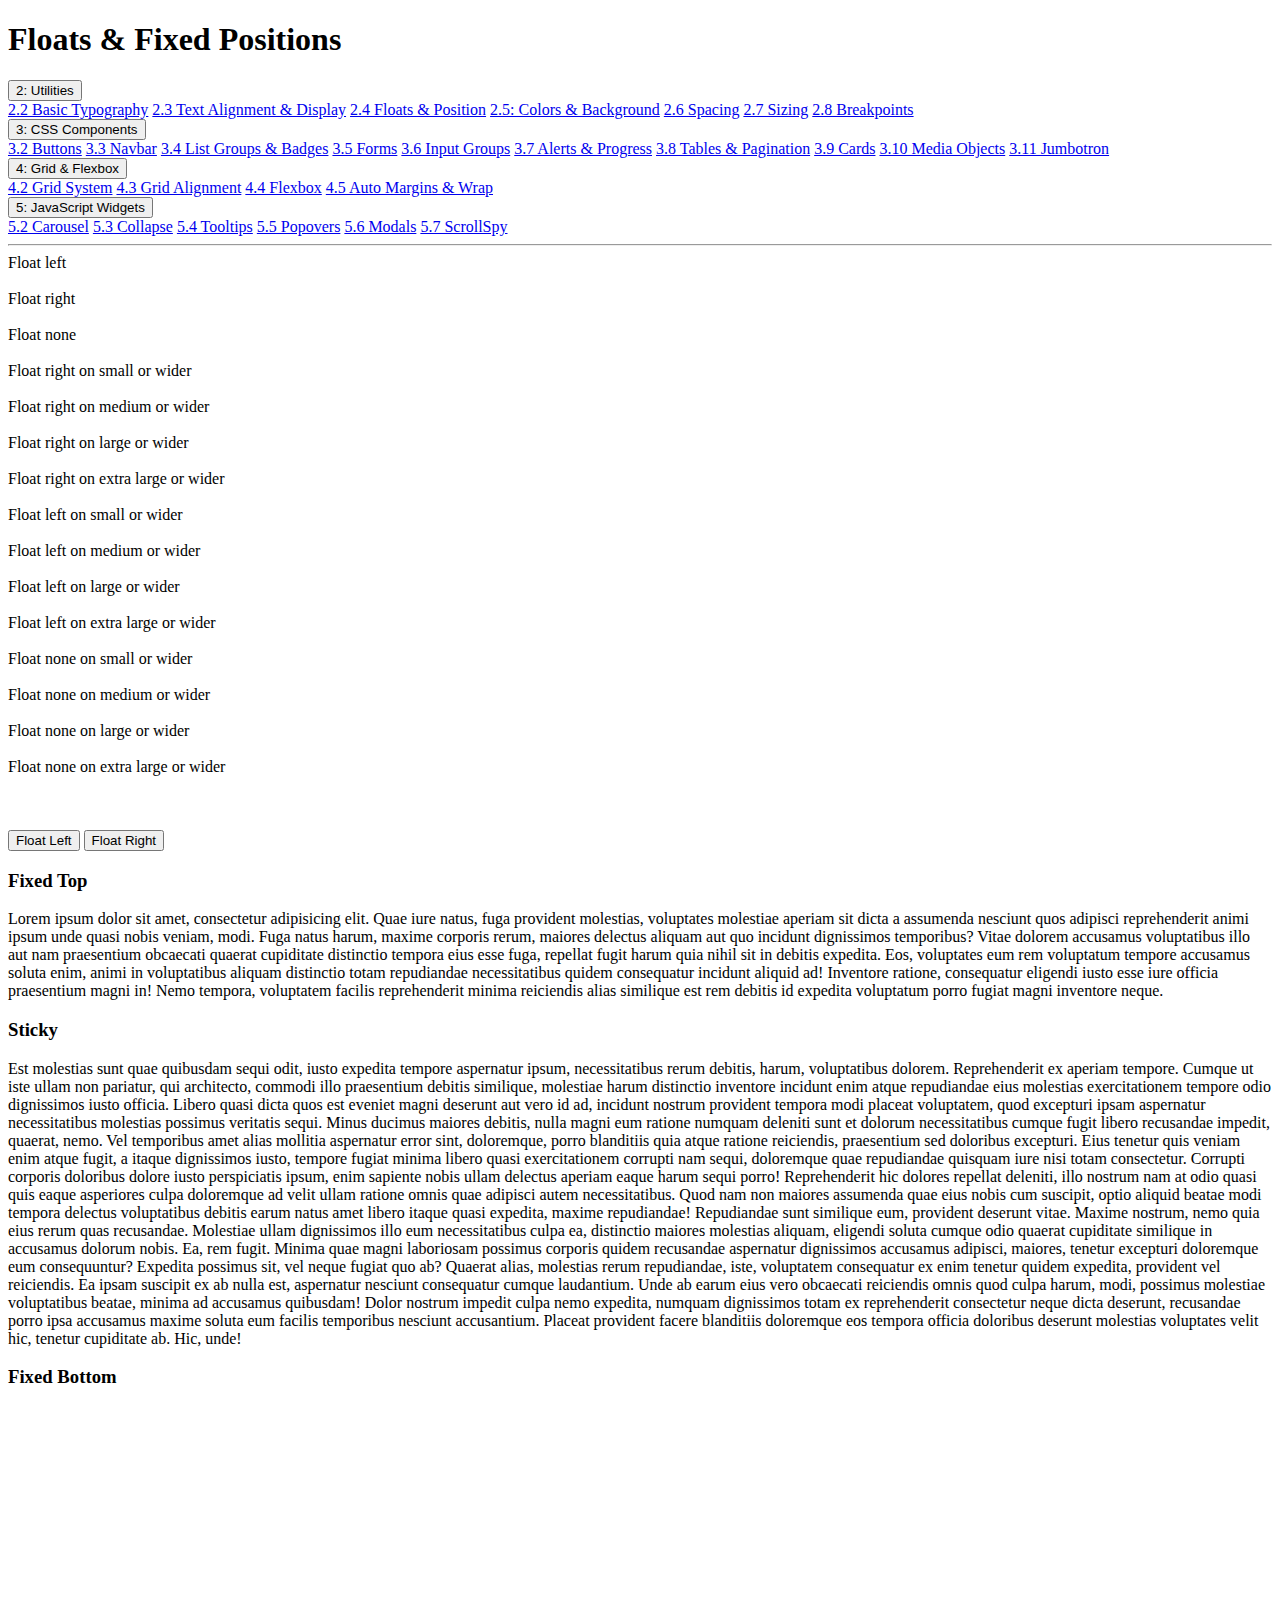
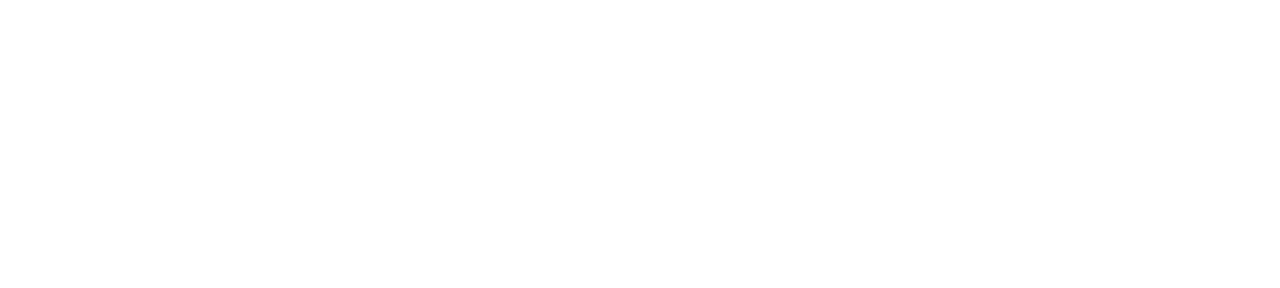
<file: bootstrap/sandbox_final/2_4_floats_position.html>
<!DOCTYPE html>
<html lang="en">

<head>
    <meta charset="UTF-8">
    <meta name="viewport" content="width=device-width, initial-scale=1.0">
    <meta http-equiv="X-UA-Compatible" content="ie=edge">
    <link rel="stylesheet" href="https://stackpath.bootstrapcdn.com/bootstrap/4.1.1/css/bootstrap.min.css" integrity="sha384-WskhaSGFgHYWDcbwN70/dfYBj47jz9qbsMId/iRN3ewGhXQFZCSftd1LZCfmhktB"
        crossorigin="anonymous">

    <title>Bootstrap Sandbox</title>
</head>

<body>
    <header>
        <h1 class="display-3 text-center my-4">Floats & Fixed Positions</h1>
        <div class="container">
            <div class="row">
                <div class="col-md-3">
                    <div class="dropdown">
                        <button class="btn btn-primary btn-block dropdown-toggle" type="button" data-toggle="dropdown">
                            2: Utilities
                        </button>
                        <div class="dropdown-menu">
                            <a class="dropdown-item" href="2_2_basic_typography.html">2.2 Basic Typography</a>
                            <a class="dropdown-item" href="2_3_text_alignment_display.html">2.3 Text Alignment & Display</a>
                            <a class="dropdown-item" href="2_4_floats_position.html">2.4 Floats & Position</a>
                            <a class="dropdown-item" href="2_5_colors_background.html">2.5: Colors & Background</a>
                            <a class="dropdown-item" href="2_6_spacing.html">2.6 Spacing</a>
                            <a class="dropdown-item" href="2_7_sizing.html">2.7 Sizing</a>
                            <a class="dropdown-item" href="2_8_breakpoints.html">2.8 Breakpoints</a>
                        </div>
                    </div>
                </div>
                <div class="col-md-3">
                    <div class="dropdown">
                        <button class="btn btn-success btn-block dropdown-toggle" type="button" data-toggle="dropdown">
                            3: CSS Components
                        </button>
                        <div class="dropdown-menu">
                            <a class="dropdown-item" href="3_2_buttons.html">3.2 Buttons</a>
                            <a class="dropdown-item" href="3_3_navbar.html">3.3 Navbar</a>
                            <a class="dropdown-item" href="3_4_list_groups_badges.html">3.4 List Groups & Badges</a>
                            <a class="dropdown-item" href="3_5_forms.html">3.5 Forms</a>
                            <a class="dropdown-item" href="3_6_input_groups.html">3.6 Input Groups</a>
                            <a class="dropdown-item" href="3_7_alerts_progress.html">3.7 Alerts & Progress</a>
                            <a class="dropdown-item" href="3_8_tables_pagination.html">3.8 Tables & Pagination</a>
                            <a class="dropdown-item" href="3_9_cards.html">3.9 Cards</a>
                            <a class="dropdown-item" href="3_10_media_object.html">3.10 Media Objects</a>
                            <a class="dropdown-item" href="3_11_jumbotron.html">3.11 Jumbotron</a>
                        </div>
                    </div>
                </div>
                <div class="col-md-3">
                    <div class="dropdown">
                        <button class="btn btn-warning btn-block dropdown-toggle" type="button" data-toggle="dropdown">
                            4: Grid & Flexbox
                        </button>
                        <div class="dropdown-menu">
                            <a class="dropdown-item" href="4_2_grid_system.html">4.2 Grid System</a>
                            <a class="dropdown-item" href="4_3_grid_alignment.html">4.3 Grid Alignment</a>
                            <a class="dropdown-item" href="4_4_flexbox.html">4.4 Flexbox</a>
                            <a class="dropdown-item" href="4_5_auto_margins_wrapping_order.html">4.5 Auto Margins & Wrap</a>
                        </div>
                    </div>
                </div>
                <div class="col-md-3">
                    <div class="dropdown">
                        <button class="btn btn-danger btn-block dropdown-toggle" type="button" data-toggle="dropdown">
                            5: JavaScript Widgets
                        </button>
                        <div class="dropdown-menu">
                            <a class="dropdown-item" href="5_2_carousel.html">5.2 Carousel</a>
                            <a class="dropdown-item" href="5_3_collapse.html">5.3 Collapse</a>
                            <a class="dropdown-item" href="5_4_tooltips.html">5.4 Tooltips</a>
                            <a class="dropdown-item" href="5_5_popovers.html">5.5 Popovers</a>
                            <a class="dropdown-item" href="5_6_modals.html">5.6 Modals</a>
                            <a class="dropdown-item" href="5_7_scrollspy.html">5.7 ScrollSpy</a>
                        </div>
                    </div>
                </div>
            </div>
        </div>
        <hr>
    </header>

    <div class="container">
        <!--##################START HERE###################-->

        <!-- FLOATS -->
        <div class="float-left">Float left</div>
        <br>
        <div class="float-right">Float right</div>
        <br>
        <div class="float-none">Float none</div>
        <br>

        <!-- RESPONSIVE FLOATS -->
        <div class="float-sm-right">Float right on small or wider</div>
        <br>
        <div class="float-md-right">Float right on medium or wider</div>
        <br>
        <div class="float-lg-right">Float right on large or wider</div>
        <br>
        <div class="float-xl-right">Float right on extra large or wider</div>
        <br>

        <div class="float-sm-left">Float left on small or wider</div>
        <br>
        <div class="float-md-left">Float left on medium or wider</div>
        <br>
        <div class="float-lg-left">Float left on large or wider</div>
        <br>
        <div class="float-xl-left">Float left on extra large or wider</div>
        <br>

        <div class="float-sm-none">Float none on small or wider</div>
        <br>
        <div class="float-md-none">Float none on medium or wider</div>
        <br>
        <div class="float-lg-none">Float none on large or wider</div>
        <br>
        <div class="float-xl-none">Float none on extra large or wider</div>
        <br>

        <br>
        <br>

        <!-- CLEARFIX -->
        <div class="bg-success clearfix">
            <button class="float-left">Float Left</button>
            <button class="float-right">Float Right</button>
        </div>

        <!-- FIXED TOP -->
        <h3 class="fixed-top">Fixed Top</h3>

        <p>Lorem ipsum dolor sit amet, consectetur adipisicing elit. Quae iure natus, fuga provident molestias, voluptates molestiae
            aperiam sit dicta a assumenda nesciunt quos adipisci reprehenderit animi ipsum unde quasi nobis veniam, modi.
            Fuga natus harum, maxime corporis rerum, maiores delectus aliquam aut quo incidunt dignissimos temporibus? Vitae
            dolorem accusamus voluptatibus illo aut nam praesentium obcaecati quaerat cupiditate distinctio tempora eius
            esse fuga, repellat fugit harum quia nihil sit in debitis expedita. Eos, voluptates eum rem voluptatum tempore
            accusamus soluta enim, animi in voluptatibus aliquam distinctio totam repudiandae necessitatibus quidem consequatur
            incidunt aliquid ad! Inventore ratione, consequatur eligendi iusto esse iure officia praesentium magni in! Nemo
            tempora, voluptatem facilis reprehenderit minima reiciendis alias similique est rem debitis id expedita voluptatum
            porro fugiat magni inventore neque. </p>

        <!-- FIXED STICKY -->
        <h3 class="sticky-top">Sticky</h3>

        <p>Est molestias sunt quae quibusdam sequi odit, iusto expedita tempore aspernatur ipsum, necessitatibus rerum debitis,
            harum, voluptatibus dolorem. Reprehenderit ex aperiam tempore. Cumque ut iste ullam non pariatur, qui architecto,
            commodi illo praesentium debitis similique, molestiae harum distinctio inventore incidunt enim atque repudiandae
            eius molestias exercitationem tempore odio dignissimos iusto officia. Libero quasi dicta quos est eveniet magni
            deserunt aut vero id ad, incidunt nostrum provident tempora modi placeat voluptatem, quod excepturi ipsam aspernatur
            necessitatibus molestias possimus veritatis sequi. Minus ducimus maiores debitis, nulla magni eum ratione numquam
            deleniti sunt et dolorum necessitatibus cumque fugit libero recusandae impedit, quaerat, nemo. Vel temporibus
            amet alias mollitia aspernatur error sint, doloremque, porro blanditiis quia atque ratione reiciendis, praesentium
            sed doloribus excepturi. Eius tenetur quis veniam enim atque fugit, a itaque dignissimos iusto, tempore fugiat
            minima libero quasi exercitationem corrupti nam sequi, doloremque quae repudiandae quisquam iure nisi totam consectetur.
            Corrupti corporis doloribus dolore iusto perspiciatis ipsum, enim sapiente nobis ullam delectus aperiam eaque
            harum sequi porro! Reprehenderit hic dolores repellat deleniti, illo nostrum nam at odio quasi quis eaque asperiores
            culpa doloremque ad velit ullam ratione omnis quae adipisci autem necessitatibus. Quod nam non maiores assumenda
            quae eius nobis cum suscipit, optio aliquid beatae modi tempora delectus voluptatibus debitis earum natus amet
            libero itaque quasi expedita, maxime repudiandae! Repudiandae sunt similique eum, provident deserunt vitae. Maxime
            nostrum, nemo quia eius rerum quas recusandae. Molestiae ullam dignissimos illo eum necessitatibus culpa ea,
            distinctio maiores molestias aliquam, eligendi soluta cumque odio quaerat cupiditate similique in accusamus dolorum
            nobis. Ea, rem fugit. Minima quae magni laboriosam possimus corporis quidem recusandae aspernatur dignissimos
            accusamus adipisci, maiores, tenetur excepturi doloremque eum consequuntur? Expedita possimus sit, vel neque
            fugiat quo ab? Quaerat alias, molestias rerum repudiandae, iste, voluptatem consequatur ex enim tenetur quidem
            expedita, provident vel reiciendis. Ea ipsam suscipit ex ab nulla est, aspernatur nesciunt consequatur cumque
            laudantium. Unde ab earum eius vero obcaecati reiciendis omnis quod culpa harum, modi, possimus molestiae voluptatibus
            beatae, minima ad accusamus quibusdam! Dolor nostrum impedit culpa nemo expedita, numquam dignissimos totam ex
            reprehenderit consectetur neque dicta deserunt, recusandae porro ipsa accusamus maxime soluta eum facilis temporibus
            nesciunt accusantium. Placeat provident facere blanditiis doloremque eos tempora officia doloribus deserunt molestias
            voluptates velit hic, tenetur cupiditate ab. Hic, unde!</p>

        <!-- FIXED BOTTOM -->
        <h3 class="fixed-bottom">Fixed Bottom</h3>

    </div>
    <!-- ./container -->
    <div style="margin-top:500px;"></div>

    <script src="https://code.jquery.com/jquery-3.3.1.slim.min.js" integrity="sha384-q8i/X+965DzO0rT7abK41JStQIAqVgRVzpbzo5smXKp4YfRvH+8abtTE1Pi6jizo"
        crossorigin="anonymous"></script>
    <script src="https://cdnjs.cloudflare.com/ajax/libs/popper.js/1.14.3/umd/popper.min.js" integrity="sha384-ZMP7rVo3mIykV+2+9J3UJ46jBk0WLaUAdn689aCwoqbBJiSnjAK/l8WvCWPIPm49"
        crossorigin="anonymous"></script>
    <script src="https://stackpath.bootstrapcdn.com/bootstrap/4.1.1/js/bootstrap.min.js" integrity="sha384-smHYKdLADwkXOn1EmN1qk/HfnUcbVRZyYmZ4qpPea6sjB/pTJ0euyQp0Mk8ck+5T"
        crossorigin="anonymous"></script>
</body>

</html>
</file>
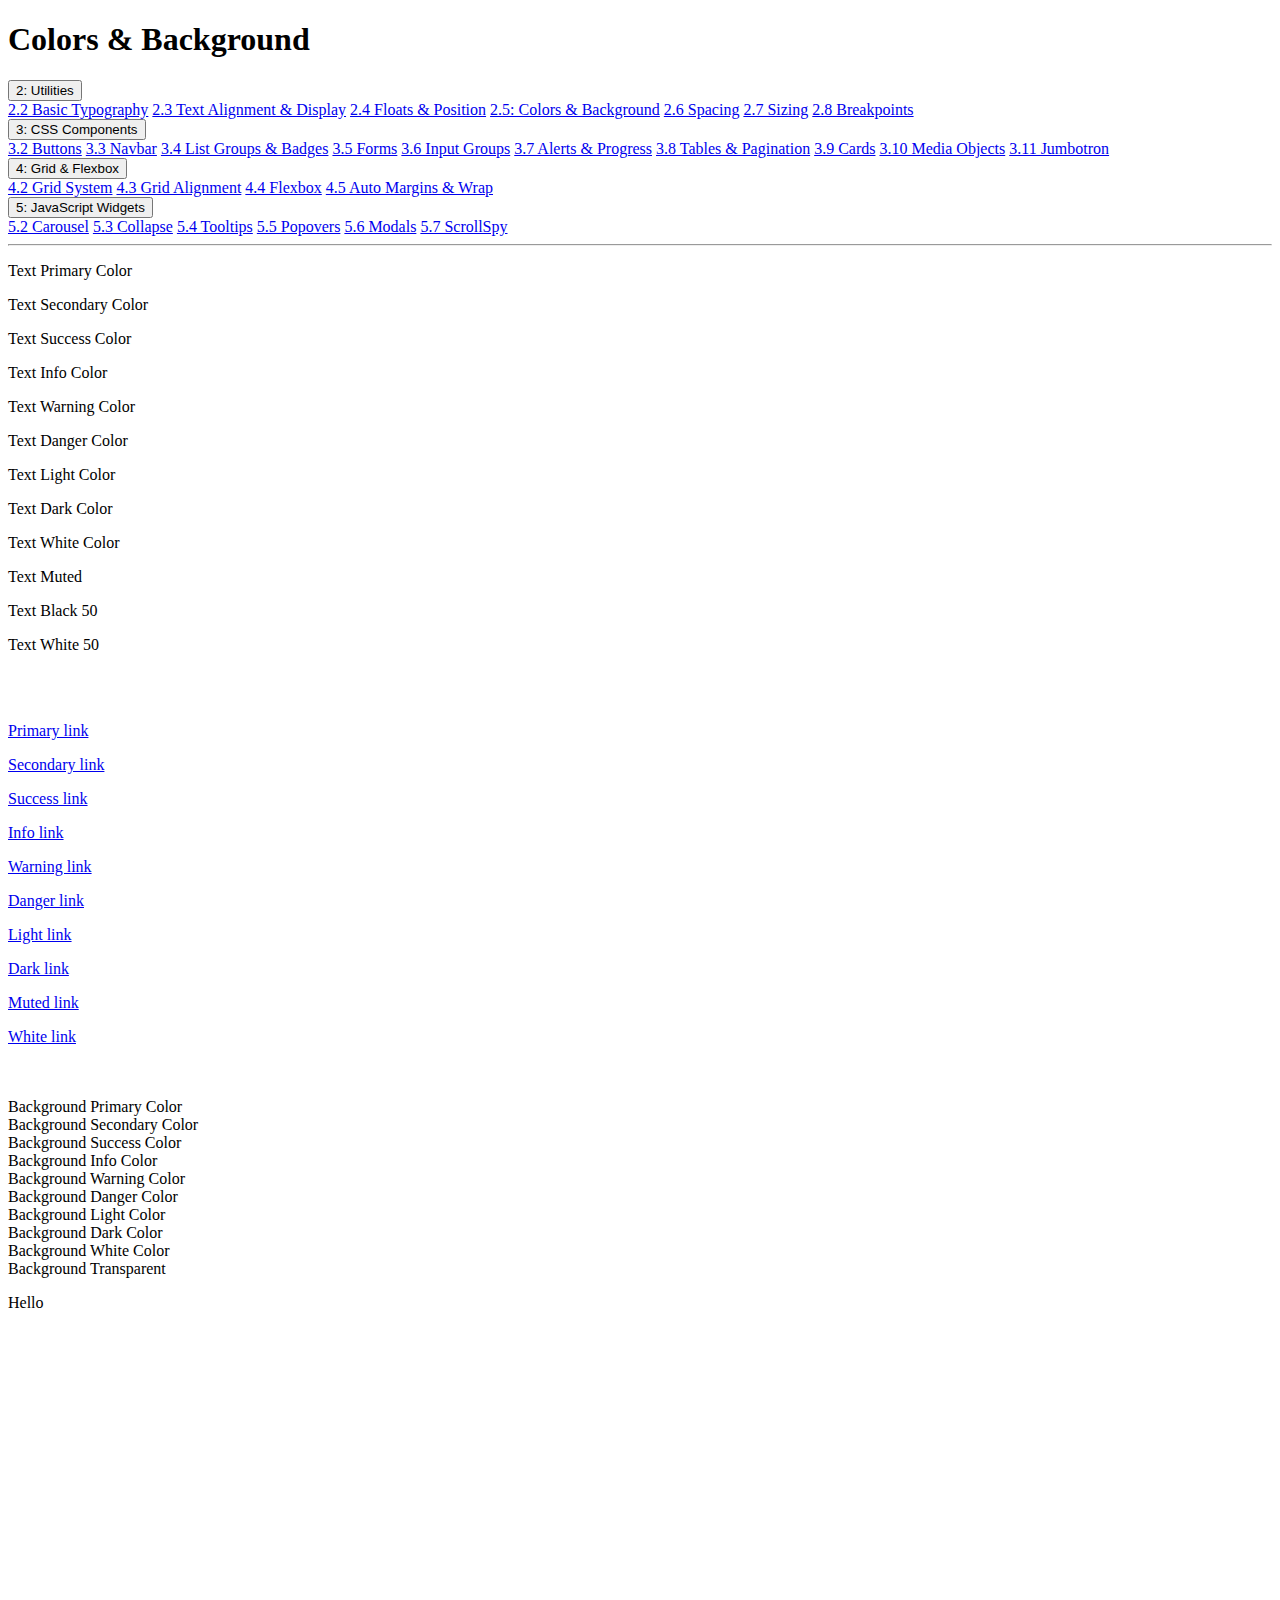
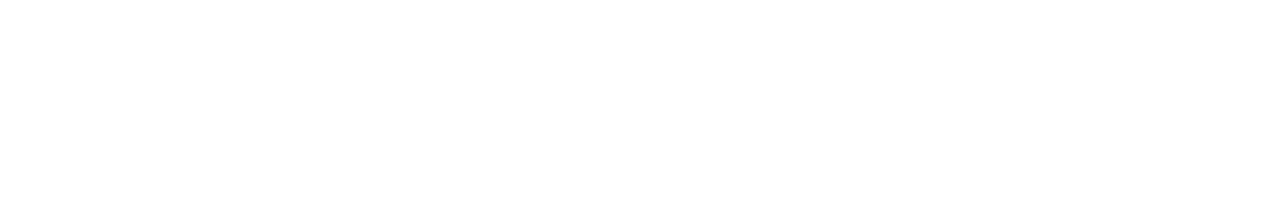
<file: bootstrap/sandbox_final/2_5_colors_background.html>
<!DOCTYPE html>
<html lang="en">

<head>
    <meta charset="UTF-8">
    <meta name="viewport" content="width=device-width, initial-scale=1.0">
    <meta http-equiv="X-UA-Compatible" content="ie=edge">
    <link rel="stylesheet" href="https://stackpath.bootstrapcdn.com/bootstrap/4.1.1/css/bootstrap.min.css" integrity="sha384-WskhaSGFgHYWDcbwN70/dfYBj47jz9qbsMId/iRN3ewGhXQFZCSftd1LZCfmhktB"
        crossorigin="anonymous">

    <title>Bootstrap Sandbox</title>
</head>

<body>
    <header>
        <h1 class="display-3 text-center my-4">Colors & Background</h1>
        <div class="container">
            <div class="row">
                <div class="col-md-3">
                    <div class="dropdown">
                        <button class="btn btn-primary btn-block dropdown-toggle" type="button" data-toggle="dropdown">
                            2: Utilities
                        </button>
                        <div class="dropdown-menu">
                            <a class="dropdown-item" href="2_2_basic_typography.html">2.2 Basic Typography</a>
                            <a class="dropdown-item" href="2_3_text_alignment_display.html">2.3 Text Alignment & Display</a>
                            <a class="dropdown-item" href="2_4_floats_position.html">2.4 Floats & Position</a>
                            <a class="dropdown-item" href="2_5_colors_background.html">2.5: Colors & Background</a>
                            <a class="dropdown-item" href="2_6_spacing.html">2.6 Spacing</a>
                            <a class="dropdown-item" href="2_7_sizing.html">2.7 Sizing</a>
                            <a class="dropdown-item" href="2_8_breakpoints.html">2.8 Breakpoints</a>
                        </div>
                    </div>
                </div>
                <div class="col-md-3">
                    <div class="dropdown">
                        <button class="btn btn-success btn-block dropdown-toggle" type="button" data-toggle="dropdown">
                            3: CSS Components
                        </button>
                        <div class="dropdown-menu">
                            <a class="dropdown-item" href="3_2_buttons.html">3.2 Buttons</a>
                            <a class="dropdown-item" href="3_3_navbar.html">3.3 Navbar</a>
                            <a class="dropdown-item" href="3_4_list_groups_badges.html">3.4 List Groups & Badges</a>
                            <a class="dropdown-item" href="3_5_forms.html">3.5 Forms</a>
                            <a class="dropdown-item" href="3_6_input_groups.html">3.6 Input Groups</a>
                            <a class="dropdown-item" href="3_7_alerts_progress.html">3.7 Alerts & Progress</a>
                            <a class="dropdown-item" href="3_8_tables_pagination.html">3.8 Tables & Pagination</a>
                            <a class="dropdown-item" href="3_9_cards.html">3.9 Cards</a>
                            <a class="dropdown-item" href="3_10_media_object.html">3.10 Media Objects</a>
                            <a class="dropdown-item" href="3_11_jumbotron.html">3.11 Jumbotron</a>
                        </div>
                    </div>
                </div>
                <div class="col-md-3">
                    <div class="dropdown">
                        <button class="btn btn-warning btn-block dropdown-toggle" type="button" data-toggle="dropdown">
                            4: Grid & Flexbox
                        </button>
                        <div class="dropdown-menu">
                            <a class="dropdown-item" href="4_2_grid_system.html">4.2 Grid System</a>
                            <a class="dropdown-item" href="4_3_grid_alignment.html">4.3 Grid Alignment</a>
                            <a class="dropdown-item" href="4_4_flexbox.html">4.4 Flexbox</a>
                            <a class="dropdown-item" href="4_5_auto_margins_wrapping_order.html">4.5 Auto Margins & Wrap</a>
                        </div>
                    </div>
                </div>
                <div class="col-md-3">
                    <div class="dropdown">
                        <button class="btn btn-danger btn-block dropdown-toggle" type="button" data-toggle="dropdown">
                            5: JavaScript Widgets
                        </button>
                        <div class="dropdown-menu">
                            <a class="dropdown-item" href="5_2_carousel.html">5.2 Carousel</a>
                            <a class="dropdown-item" href="5_3_collapse.html">5.3 Collapse</a>
                            <a class="dropdown-item" href="5_4_tooltips.html">5.4 Tooltips</a>
                            <a class="dropdown-item" href="5_5_popovers.html">5.5 Popovers</a>
                            <a class="dropdown-item" href="5_6_modals.html">5.6 Modals</a>
                            <a class="dropdown-item" href="5_7_scrollspy.html">5.7 ScrollSpy</a>
                        </div>
                    </div>
                </div>
            </div>
        </div>
        <hr>
    </header>

    <div class="container">
        <!--###################START HERE####################-->

        <!-- TEXT COLORS -->
        <p class="text-primary">Text Primary Color</p>
        <p class="text-secondary">Text Secondary Color</p>
        <p class="text-success">Text Success Color</p>
        <p class="text-info">Text Info Color</p>
        <p class="text-warning">Text Warning Color</p>
        <p class="text-danger">Text Danger Color</p>
        <p class="text-light">Text Light Color</p>
        <p class="text-dark">Text Dark Color</p>
        <p class="text-white">Text White Color</p>
        <p class="text-muted">Text Muted</p>
        <p class="text-black-50">Text Black 50</p>
        <p class="text-white">Text White 50</p>

        <br>
        <br>

        <!-- LINK COLORS -->
        <p>
            <a href="#" class="text-primary">Primary link</a>
        </p>
        <p>
            <a href="#" class="text-secondary">Secondary link</a>
        </p>
        <p>
            <a href="#" class="text-success">Success link</a>
        </p>
        <p>
            <a href="#" class="text-info">Info link</a>
        </p>
        <p>
            <a href="#" class="text-warning">Warning link</a>
        </p>
        <p>
            <a href="#" class="text-danger">Danger link</a>
        </p>
        <p>
            <a href="#" class="text-light">Light link</a>
        </p>
        <p>
            <a href="#" class="text-dark">Dark link</a>
        </p>
        <p>
            <a href="#" class="text-muted">Muted link</a>
        </p>
        <p>
            <a href="#" class="text-white">White link</a>
        </p>

        <br>
        <br>

        <!-- BACKGROUND COLORS -->
        <div class="bg-primary text-white">Background Primary Color</div>
        <div class="bg-secondary">Background Secondary Color</div>
        <div class="bg-success">Background Success Color</div>
        <div class="bg-info">Background Info Color</div>
        <div class="bg-warning">Background Warning Color</div>
        <div class="bg-danger">Background Danger Color</div>
        <div class="bg-light">Background Light Color</div>
        <div class="bg-dark text-light">Background Dark Color</div>
        <div class="bg-white">Background White Color</div>
        <div class="bg-transparent">Background Transparent</div>

        <!-- INVISIBLE -->
        <p class="invisible">Hello</p>

    </div>
    <!-- ./container -->
    <div style="margin-top:500px;"></div>

    <script src="https://code.jquery.com/jquery-3.3.1.slim.min.js" integrity="sha384-q8i/X+965DzO0rT7abK41JStQIAqVgRVzpbzo5smXKp4YfRvH+8abtTE1Pi6jizo"
        crossorigin="anonymous"></script>
    <script src="https://cdnjs.cloudflare.com/ajax/libs/popper.js/1.14.3/umd/popper.min.js" integrity="sha384-ZMP7rVo3mIykV+2+9J3UJ46jBk0WLaUAdn689aCwoqbBJiSnjAK/l8WvCWPIPm49"
        crossorigin="anonymous"></script>
    <script src="https://stackpath.bootstrapcdn.com/bootstrap/4.1.1/js/bootstrap.min.js" integrity="sha384-smHYKdLADwkXOn1EmN1qk/HfnUcbVRZyYmZ4qpPea6sjB/pTJ0euyQp0Mk8ck+5T"
        crossorigin="anonymous"></script>
</body>

</html>
</file>
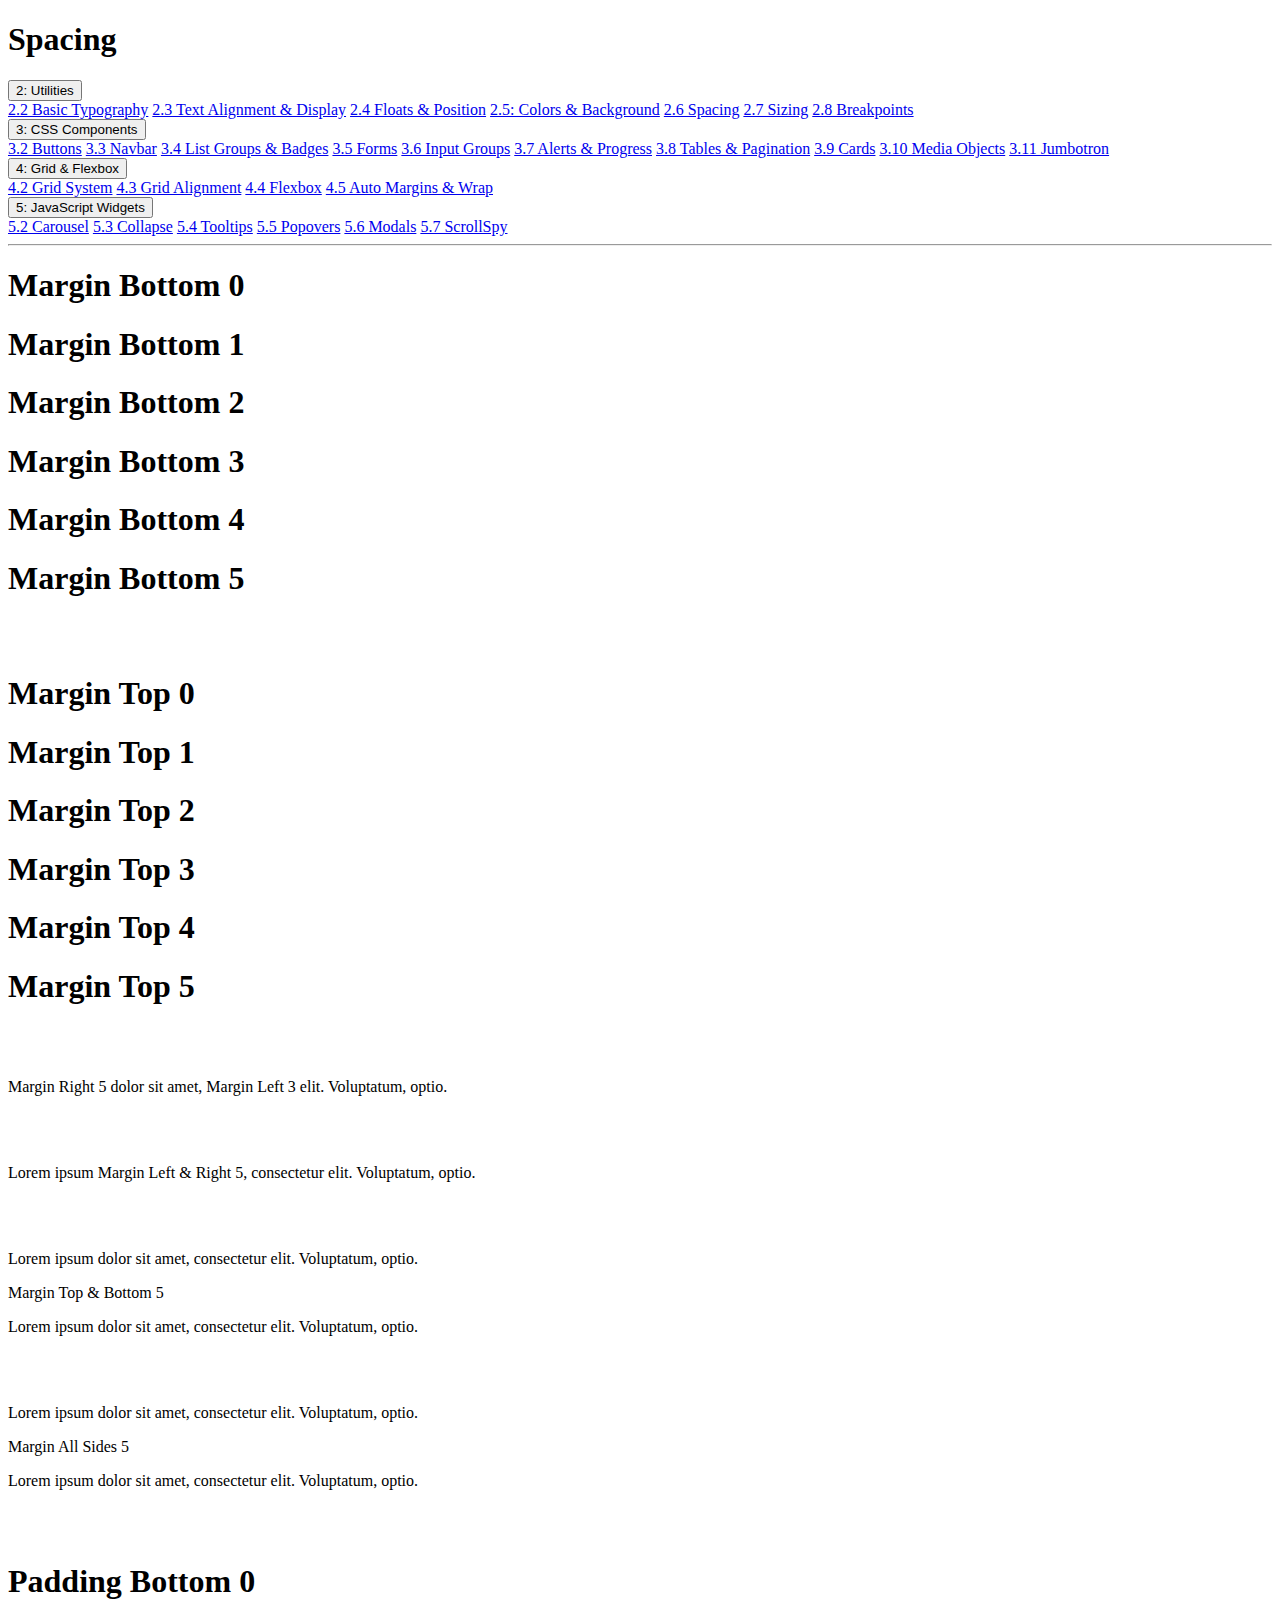
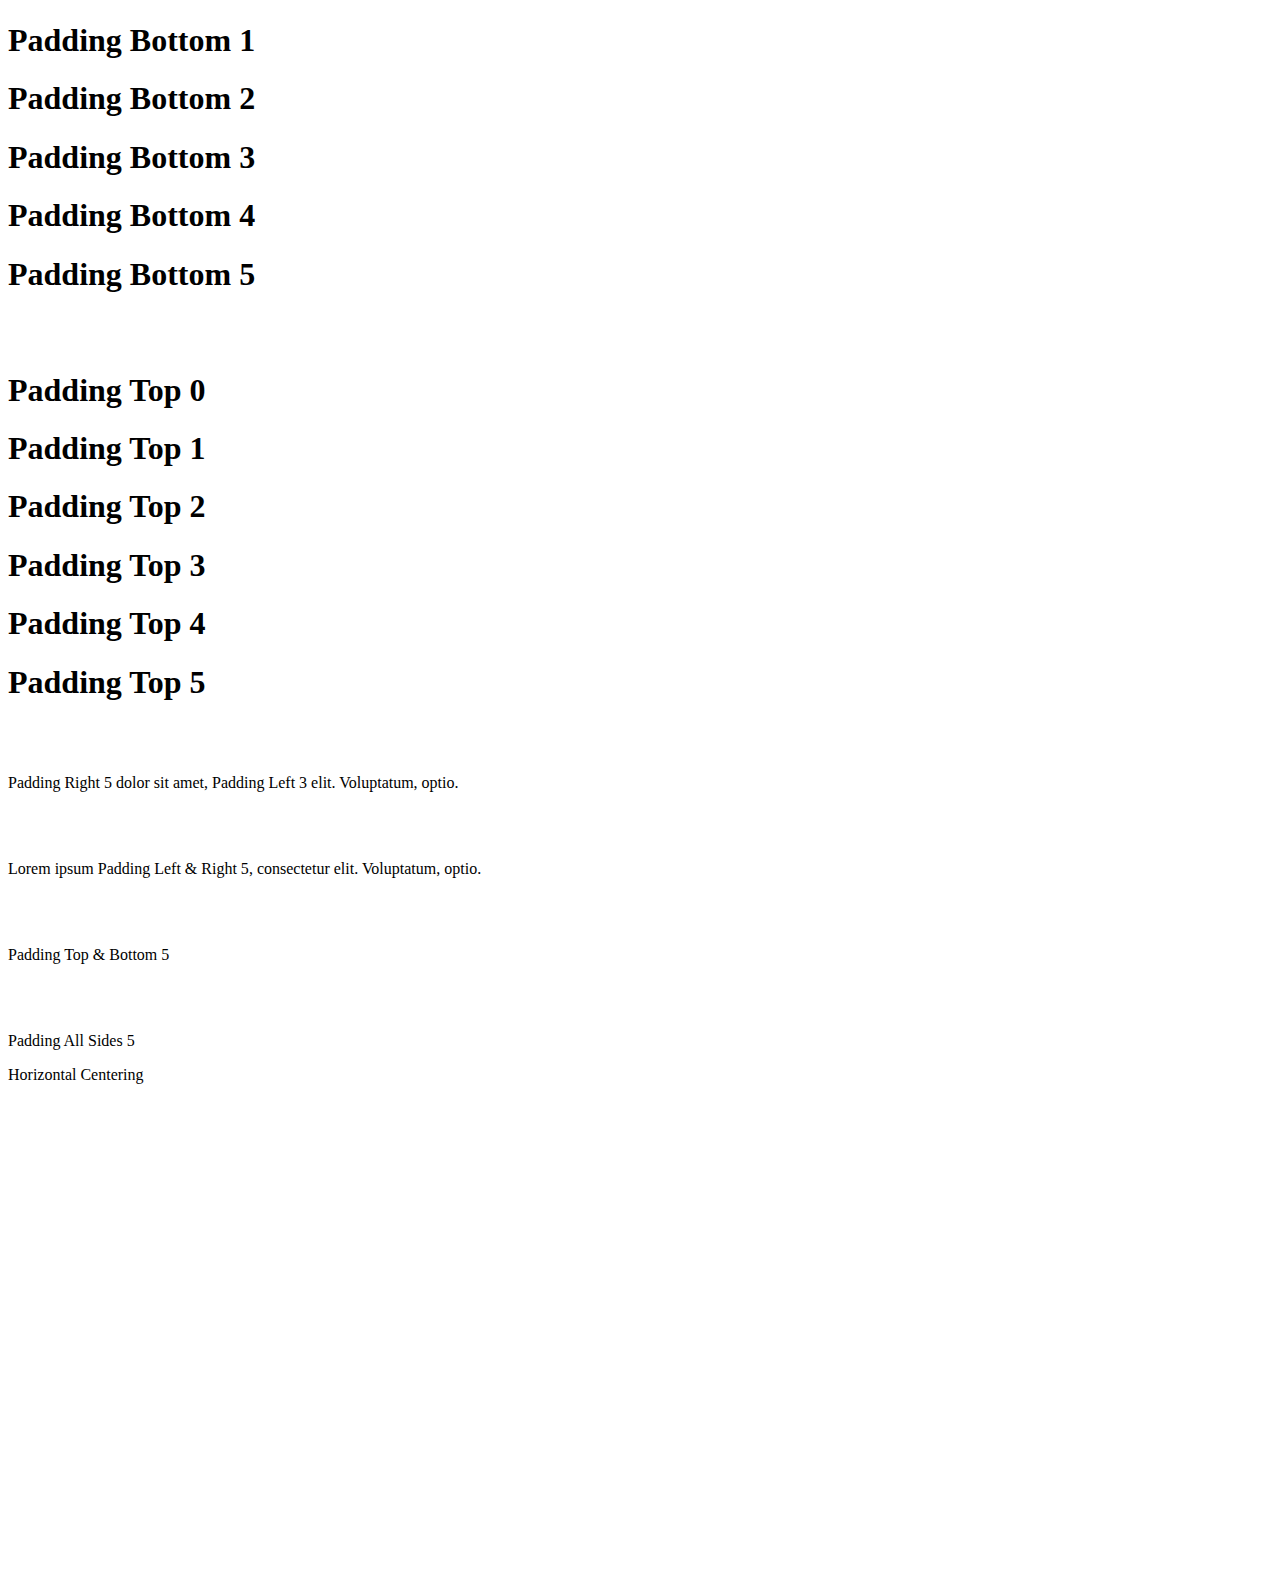
<file: bootstrap/sandbox_final/2_6_spacing.html>
<!DOCTYPE html>
<html lang="en">

<head>
    <meta charset="UTF-8">
    <meta name="viewport" content="width=device-width, initial-scale=1.0">
    <meta http-equiv="X-UA-Compatible" content="ie=edge">
    <link rel="stylesheet" href="https://stackpath.bootstrapcdn.com/bootstrap/4.1.1/css/bootstrap.min.css" integrity="sha384-WskhaSGFgHYWDcbwN70/dfYBj47jz9qbsMId/iRN3ewGhXQFZCSftd1LZCfmhktB"
        crossorigin="anonymous">

    <title>Bootstrap Sandbox</title>
</head>

<body>
    <header>
        <h1 class="display-3 text-center my-4">Spacing</h1>
        <div class="container">
            <div class="row">
                <div class="col-md-3">
                    <div class="dropdown">
                        <button class="btn btn-primary btn-block dropdown-toggle" type="button" data-toggle="dropdown">
                            2: Utilities
                        </button>
                        <div class="dropdown-menu">
                            <a class="dropdown-item" href="2_2_basic_typography.html">2.2 Basic Typography</a>
                            <a class="dropdown-item" href="2_3_text_alignment_display.html">2.3 Text Alignment & Display</a>
                            <a class="dropdown-item" href="2_4_floats_position.html">2.4 Floats & Position</a>
                            <a class="dropdown-item" href="2_5_colors_background.html">2.5: Colors & Background</a>
                            <a class="dropdown-item" href="2_6_spacing.html">2.6 Spacing</a>
                            <a class="dropdown-item" href="2_7_sizing.html">2.7 Sizing</a>
                            <a class="dropdown-item" href="2_8_breakpoints.html">2.8 Breakpoints</a>
                        </div>
                    </div>
                </div>
                <div class="col-md-3">
                    <div class="dropdown">
                        <button class="btn btn-success btn-block dropdown-toggle" type="button" data-toggle="dropdown">
                            3: CSS Components
                        </button>
                        <div class="dropdown-menu">
                            <a class="dropdown-item" href="3_2_buttons.html">3.2 Buttons</a>
                            <a class="dropdown-item" href="3_3_navbar.html">3.3 Navbar</a>
                            <a class="dropdown-item" href="3_4_list_groups_badges.html">3.4 List Groups & Badges</a>
                            <a class="dropdown-item" href="3_5_forms.html">3.5 Forms</a>
                            <a class="dropdown-item" href="3_6_input_groups.html">3.6 Input Groups</a>
                            <a class="dropdown-item" href="3_7_alerts_progress.html">3.7 Alerts & Progress</a>
                            <a class="dropdown-item" href="3_8_tables_pagination.html">3.8 Tables & Pagination</a>
                            <a class="dropdown-item" href="3_9_cards.html">3.9 Cards</a>
                            <a class="dropdown-item" href="3_10_media_object.html">3.10 Media Objects</a>
                            <a class="dropdown-item" href="3_11_jumbotron.html">3.11 Jumbotron</a>
                        </div>
                    </div>
                </div>
                <div class="col-md-3">
                    <div class="dropdown">
                        <button class="btn btn-warning btn-block dropdown-toggle" type="button" data-toggle="dropdown">
                            4: Grid & Flexbox
                        </button>
                        <div class="dropdown-menu">
                            <a class="dropdown-item" href="4_2_grid_system.html">4.2 Grid System</a>
                            <a class="dropdown-item" href="4_3_grid_alignment.html">4.3 Grid Alignment</a>
                            <a class="dropdown-item" href="4_4_flexbox.html">4.4 Flexbox</a>
                            <a class="dropdown-item" href="4_5_auto_margins_wrapping_order.html">4.5 Auto Margins & Wrap</a>
                        </div>
                    </div>
                </div>
                <div class="col-md-3">
                    <div class="dropdown">
                        <button class="btn btn-danger btn-block dropdown-toggle" type="button" data-toggle="dropdown">
                            5: JavaScript Widgets
                        </button>
                        <div class="dropdown-menu">
                            <a class="dropdown-item" href="5_2_carousel.html">5.2 Carousel</a>
                            <a class="dropdown-item" href="5_3_collapse.html">5.3 Collapse</a>
                            <a class="dropdown-item" href="5_4_tooltips.html">5.4 Tooltips</a>
                            <a class="dropdown-item" href="5_5_popovers.html">5.5 Popovers</a>
                            <a class="dropdown-item" href="5_6_modals.html">5.6 Modals</a>
                            <a class="dropdown-item" href="5_7_scrollspy.html">5.7 ScrollSpy</a>
                        </div>
                    </div>
                </div>
            </div>
        </div>
        <hr>
    </header>

    <div class="container">
        <!--###################START HERE####################-->

        <!-- MB MARGIN BOTTOM -->
        <h1 class="mb-0 bg-success">Margin Bottom 0</h1>
        <h1 class="mb-1 bg-success">Margin Bottom 1</h1>
        <h1 class="mb-2 bg-success">Margin Bottom 2</h1>
        <h1 class="mb-3 bg-success">Margin Bottom 3</h1>
        <h1 class="mb-4 bg-success">Margin Bottom 4</h1>
        <h1 class="mb-5 bg-success">Margin Bottom 5</h1>

        <br>
        <br>

        <!-- MT MARGIN TOP -->
        <h1 class="mt-0 bg-success">Margin Top 0</h1>
        <h1 class="mt-1 bg-success">Margin Top 1</h1>
        <h1 class="mt-2 bg-success">Margin Top 2</h1>
        <h1 class="mt-3 bg-success">Margin Top 3</h1>
        <h1 class="mt-4 bg-success">Margin Top 4</h1>
        <h1 class="mt-5 bg-success">Margin Top 5</h1>

        <br>
        <br>

        <!-- ML & MR -->
        <p>
            <span class="mr-5 bg-success">Margin Right 5</span> dolor sit amet,
            <span class="ml-3 bg-success">Margin Left 3 </span> elit. Voluptatum, optio.</p>

        <br>
        <br>

        <!-- MX MARGIN LEFT RIGHT -->
        <p>Lorem ipsum
            <span class="mx-5 bg-success">Margin Left & Right 5</span>, consectetur elit. Voluptatum, optio.</p>

        <br>
        <br>

        <!-- MY  MARGIN TOP BOTTOM -->
        <p>Lorem ipsum dolor sit amet, consectetur elit. Voluptatum, optio.</p>
        <p class="my-5 bg-success">Margin Top & Bottom 5</p>
        <p>Lorem ipsum dolor sit amet, consectetur elit. Voluptatum, optio.</p>

        <br>
        <br>

        <!-- BLANK - ALL SIDES -->
        <p>Lorem ipsum dolor sit amet, consectetur elit. Voluptatum, optio.</p>
        <p class="m-5 bg-success">Margin All Sides 5</p>
        <p>Lorem ipsum dolor sit amet, consectetur elit. Voluptatum, optio.</p>

        <br>
        <br>

        <!-- PB PADDING BOTTOM -->
        <h1 class="pb-0 bg-warning">Padding Bottom 0</h1>
        <h1 class="pb-1 bg-warning">Padding Bottom 1</h1>
        <h1 class="pb-2 bg-warning">Padding Bottom 2</h1>
        <h1 class="pb-3 bg-warning">Padding Bottom 3</h1>
        <h1 class="pb-4 bg-warning">Padding Bottom 4</h1>
        <h1 class="pb-5 bg-warning">Padding Bottom 5</h1>

        <br>
        <br>

        <!-- PT PADDING TOP -->
        <h1 class="pt-0 bg-warning">Padding Top 0</h1>
        <h1 class="pt-1 bg-warning">Padding Top 1</h1>
        <h1 class="pt-2 bg-warning">Padding Top 2</h1>
        <h1 class="pt-3 bg-warning">Padding Top 3</h1>
        <h1 class="pt-4 bg-warning">Padding Top 4</h1>
        <h1 class="pt-5 bg-warning">Padding Top 5</h1>

        <br>
        <br>

        <!-- PL & PR -->
        <p>
            <span class="bg-warning pr-5">Padding Right 5</span> dolor sit amet,
            <span class="bg-warning pl-3">Padding Left 3 </span> elit. Voluptatum, optio.</p>

        <br>
        <br>

        <!-- PX PADDING LEFT RIGHT -->
        <p>Lorem ipsum
            <span class="px-5 bg-warning">Padding Left & Right 5</span>, consectetur elit. Voluptatum, optio.</p>

        <br>
        <br>

        <!-- PY  PADDING TOP BOTTOM -->
        <p class="py-5 bg-warning">Padding Top & Bottom 5</p>

        <br>
        <br>

        <!-- ALL SIDES -->
        <p class="p-3 bg-warning">Padding All Sides 5</p>

        <!-- HORIZONTAL CENTERING -->
        <div class="bg-info mx-auto" style="width: 200px;">
            Horizontal Centering
        </div>

    </div>
    <!-- ./container -->
    <div style="margin-top:500px;"></div>

    <script src="https://code.jquery.com/jquery-3.3.1.slim.min.js" integrity="sha384-q8i/X+965DzO0rT7abK41JStQIAqVgRVzpbzo5smXKp4YfRvH+8abtTE1Pi6jizo"
        crossorigin="anonymous"></script>
    <script src="https://cdnjs.cloudflare.com/ajax/libs/popper.js/1.14.3/umd/popper.min.js" integrity="sha384-ZMP7rVo3mIykV+2+9J3UJ46jBk0WLaUAdn689aCwoqbBJiSnjAK/l8WvCWPIPm49"
        crossorigin="anonymous"></script>
    <script src="https://stackpath.bootstrapcdn.com/bootstrap/4.1.1/js/bootstrap.min.js" integrity="sha384-smHYKdLADwkXOn1EmN1qk/HfnUcbVRZyYmZ4qpPea6sjB/pTJ0euyQp0Mk8ck+5T"
        crossorigin="anonymous"></script>
</body>

</html>

<!--

{property}{sides}-{size}

###PROPERTY
m - for classes that set margin
p - for classes that set padding

###SIDES
t - for classes that set margin-top or padding-top
b - for classes that set margin-bottom or padding-bottom
l - for classes that set margin-left or padding-left
r - for classes that set margin-right or padding-right
x - for classes that set both *-left and *-right
y - for classes that set both *-top and *-bottom
blank - for classes that set a margin or padding on all 4 sides of the element

###SIZE
0 - for classes that eliminate the margin or padding by setting it to 0
1 - (by default) for classes that set the margin or padding to $spacer-x * .25 or $spacer-y * .25
2 - (by default) for classes that set the margin or padding to $spacer-x * .5 or $spacer-y * .5
3 - (by default) for classes that set the margin or padding to $spacer-x or $spacer-y
4 - (by default) for classes that set the margin or padding to $spacer-x * 1.5 or $spacer-y * 1.5
5 - (by default) for classes that set the margin or padding to $spacer-x * 3 or $spacer-y * 3


.mt-0 {
  margin-top: 0 !important;
}

.ml-1 {
  margin-left: ($spacer-x * .25) !important;
}

.px-2 {
  padding-left: ($spacer-x * .5) !important;
  padding-right: ($spacer-x * .5) !important;
}

.p-3 {
  padding: $spacer-y $spacer-x !important;
}
-->
</file>
<file: vendors/css/grid.css>
/*  SECTIONS  ============================================================================= */

.section {
	clear: both;
	padding: 0px;
	margin: 0px;
}

/*  GROUPING  ============================================================================= */

.row {
    zoom: 1; /* For IE 6/7 (trigger hasLayout) */
}

.row:before,
.row:after {
    content:"";
    display:table;
}
.row:after {
    clear:both;
}

/*  GRID COLUMN SETUP   ==================================================================== */

.col {
	display: block;
	float:left;
	margin: 1% 0 1% 1.6%;
}

.col:first-child { margin-left: 0; } /* all browsers except IE6 and lower */


/*  REMOVE MARGINS AS ALL GO FULL WIDTH AT 480 PIXELS */

@media only screen and (max-width: 480px) {
	.col { 
		/*margin: 1% 0 1% 0%;*/
        margin: 0;
	}
}


/*  GRID OF TWO   ============================================================================= */


.span-2-of-2 {
	width: 100%;
}

.span-1-of-2 {
	width: 49.2%;
}

/*  GO FULL WIDTH AT LESS THAN 480 PIXELS */

@media only screen and (max-width: 480px) {
	.span-2-of-2 {
		width: 100%; 
	}
	.span-1-of-2 {
		width: 100%; 
	}
}


/*  GRID OF THREE   ============================================================================= */

	
.span-3-of-3 {
	width: 100%; 
}

.span-2-of-3 {
	width: 66.13%; 
}

.span-1-of-3 {
	width: 32.26%; 
}


/*  GO FULL WIDTH AT LESS THAN 480 PIXELS */

@media only screen and (max-width: 480px) {
	.span-3-of-3 {
		width: 100%; 
	}
	.span-2-of-3 {
		width: 100%; 
	}
	.span-1-of-3 {
		width: 100%;
	}
}

/*  GRID OF FOUR   ============================================================================= */

	
.span-4-of-4 {
	width: 100%; 
}

.span-3-of-4 {
	width: 74.6%; 
}

.span-2-of-4 {
	width: 49.2%; 
}

.span-1-of-4 {
	width: 23.8%; 
}


/*  GO FULL WIDTH AT LESS THAN 480 PIXELS */

@media only screen and (max-width: 480px) {
	.span-4-of-4 {
		width: 100%; 
	}
	.span-3-of-4 {
		width: 100%; 
	}
	.span-2-of-4 {
		width: 100%; 
	}
	.span-1-of-4 {
		width: 100%; 
	}
}


/*  GRID OF FIVE   ============================================================================= */

	
.span-5-of-5 {
	width: 100%;
}

.span-4-of-5 {
  	width: 79.68%; 
}

.span-3-of-5 {
  	width: 59.36%; 
}

.span-2-of-5 {
  	width: 39.04%;
}

.span-1-of-5 {
  	width: 18.72%;
}


/*  GO FULL WIDTH AT LESS THAN 480 PIXELS */

@media only screen and (max-width: 480px) {
	.span-5-of-5 {
		width: 100%; 
	}
	.span-4-of-5 {
		width: 100%; 
	}
	.span-3-of-5 {
		width: 100%; 
	}
	.span-2-of-5 {
		width: 100%; 
	}
	.span-1-of-5 {
		width: 100%; 
	}
}


/*  GRID OF SIX   ============================================================================= */


.span-6-of-6 {
	width: 100%;
}

.span-5-of-6 {
  	width: 83.06%;
}

.span-4-of-6 {
  	width: 66.13%;
}

.span-3-of-6 {
  	width: 49.2%;
}

.span-2-of-6 {
  	width: 32.26%;
}

.span-1-of-6 {
  	width: 15.33%;
}


/*  GO FULL WIDTH AT LESS THAN 480 PIXELS */

@media only screen and (max-width: 480px) {
	.span-6-of-6 {
		width: 100%; 
	}
	.span-5-of-6 {
		width: 100%; 
	}
	.span-4-of-6 {
		width: 100%; 
	}
	.span-3-of-6 {
		width: 100%; 
	}
	.span-2-of-6 {
		width: 100%; 
	}
	.span-1-of-6 {
		width: 100%; 
	}
}



/*  GRID OF SEVEN   ============================================================================= */


.span-7-of-7 {
	width: 100%;
}

.span-6-of-7 {
	width: 85.48%;
}

.span-5-of-7 {
  	width: 70.97%;
}

.span-4-of-7 {
  	width: 56.45%;
}

.span-3-of-7 {
  	width: 41.94%;
}

.span-2-of-7 {
  	width: 27.42%;
}

.span-1-of-7 {
  	width: 12.91%;
}


/*  GO FULL WIDTH AT LESS THAN 480 PIXELS */

@media only screen and (max-width: 480px) {
	.span-7-of-7 {
		width: 100%; 
	}
	.span-6-of-7 {
		width: 100%; 
	}
	.span-5-of-7 {
		width: 100%; 
	}
	.span-4-of-7 {
		width: 100%; 
	}
	.span-3-of-7 {
		width: 100%; 
	}
	.span-2-of-7 {
		width: 100%; 
	}
	.span-1-of-7 {
		width: 100%; 
	}
}


/*  GRID OF EIGHT   ============================================================================= */

	
.span-8-of-8 {
	width: 100%;
}

.span-7-of-8 {
	width: 87.3%; 
}

.span-6-of-8 {
	width: 74.6%; 
}

.span-5-of-8 {
	width: 61.9%; 
}

.span-4-of-8 {
	width: 49.2%; 
}

.span-3-of-8 {
	width: 36.5%;
}

.span-2-of-8 {
	width: 23.8%; 
}

.span-1-of-8 {
	width: 11.1%; 
}


/*  GO FULL WIDTH AT LESS THAN 480 PIXELS */

@media only screen and (max-width: 480px) {
	.span-8-of-8 {
		width: 100%; 
	}
	.span-7-of-8 {
		width: 100%; 
	}
	.span-6-of-8 {
		width: 100%; 
	}
	.span-5-of-8 {
		width: 100%; 
	}
	.span-4-of-8 {
		width: 100%; 
	}
	.span-3-of-8 {
		width: 100%; 
	}
	.span-2-of-8 {
		width: 100%; 
	}
	.span-1-of-8 {
		width: 100%; 
	}
}


/*  GRID OF NINE   ============================================================================= */


.span-9-of-9 {
	width: 100%;
}

.span-8-of-9 {
	width: 88.71%;
}

.span-7-of-9 {
	width: 77.42%; 
}

.span-6-of-9 {
	width: 66.13%; 
}

.span-5-of-9 {
	width: 54.84%; 
}

.span-4-of-9 {
	width: 43.55%; 
}

.span-3-of-9 {
	width: 32.26%;
}

.span-2-of-9 {
	width: 20.97%; 
}

.span-1-of-9 {
	width: 9.68%; 
}


/*  GO FULL WIDTH AT LESS THAN 480 PIXELS */

@media only screen and (max-width: 480px) {
	.span-9-of-9 {
		width: 100%; 
	}
	.span-8-of-9 {
		width: 100%; 
	}
	.span-7-of-9 {
		width: 100%; 
	}
	.span-6-of-9 {
		width: 100%; 
	}
	.span-5-of-9 {
		width: 100%; 
	}
	.span-4-of-9 {
		width: 100%; 
	}
	.span-3-of-9 {
		width: 100%; 
	}
	.span-2-of-9 {
		width: 100%; 
	}
	.span-1-of-9 {
		width: 100%; 
	}
}


/*  GRID OF TEN   ============================================================================= */


.span-10-of-10 {
	width: 100%;
}

.span-9-of-10 {
	width: 89.84%;
}

.span-8-of-10 {
	width: 79.68%;
}

.span-7-of-10 {
	width: 69.52%; 
}

.span-6-of-10 {
	width: 59.36%; 
}

.span-5-of-10 {
	width: 49.2%; 
}

.span-4-of-10 {
	width: 39.04%; 
}

.span-3-of-10 {
	width: 28.88%;
}

.span-2-of-10 {
	width: 18.72%; 
}

.span-1-of-10 {
	width: 8.56%; 
}


/*  GO FULL WIDTH AT LESS THAN 480 PIXELS */

@media only screen and (max-width: 480px) {
	.span-10-of-10 {
		width: 100%; 
	}
	.span-9-of-10 {
		width: 100%; 
	}
	.span-8-of-10 {
		width: 100%; 
	}
	.span-7-of-10 {
		width: 100%; 
	}
	.span-6-of-10 {
		width: 100%; 
	}
	.span-5-of-10 {
		width: 100%; 
	}
	.span-4-of-10 {
		width: 100%; 
	}
	.span-3-of-10 {
		width: 100%; 
	}
	.span-2-of-10 {
		width: 100%; 
	}
	.span-1-of-10 {
		width: 100%; 
	}
}


/*  GRID OF ELEVEN   ============================================================================= */

.span-11-of-11 {
	width: 100%;
}

.span-10-of-11 {
	width: 90.76%;
}

.span-9-of-11 {
	width: 81.52%;
}

.span-8-of-11 {
	width: 72.29%;
}

.span-7-of-11 {
	width: 63.05%; 
}

.span-6-of-11 {
	width: 53.81%; 
}

.span-5-of-11 {
	width: 44.58%; 
}

.span-4-of-11 {
	width: 35.34%; 
}

.span-3-of-11 {
	width: 26.1%;
}

.span-2-of-11 {
	width: 16.87%; 
}

.span-1-of-11 {
	width: 7.63%; 
}


/*  GO FULL WIDTH AT LESS THAN 480 PIXELS */

@media only screen and (max-width: 480px) {
	.span-11-of-11 {
		width: 100%; 
	}
	.span-10-of-11 {
		width: 100%; 
	}
	.span-9-of-11 {
		width: 100%; 
	}
	.span-8-of-11 {
		width: 100%; 
	}
	.span-7-of-11 {
		width: 100%; 
	}
	.span-6-of-11 {
		width: 100%; 
	}
	.span-5-of-11 {
		width: 100%; 
	}
	.span-4-of-11 {
		width: 100%; 
	}
	.span-3-of-11 {
		width: 100%; 
	}
	.span-2-of-11 {
		width: 100%; 
	}
	.span-1-of-11 {
		width: 100%; 
	}
}


/*  GRID OF TWELVE   ============================================================================= */

.span-12-of-12 {
	width: 100%;
}

.span-11-of-12 {
	width: 91.53%;
}

.span-10-of-12 {
	width: 83.06%;
}

.span-9-of-12 {
	width: 74.6%;
}

.span-8-of-12 {
	width: 66.13%;
}

.span-7-of-12 {
	width: 57.66%; 
}

.span-6-of-12 {
	width: 49.2%; 
}

.span-5-of-12 {
	width: 40.73%; 
}

.span-4-of-12 {
	width: 32.26%; 
}

.span-3-of-12 {
	width: 23.8%;
}

.span-2-of-12 {
	width: 15.33%; 
}

.span-1-of-12 {
	width: 6.86%; 
}


/*  GO FULL WIDTH AT LESS THAN 480 PIXELS */

@media only screen and (max-width: 480px) {
	.span-12-of-12 {
		width: 100%; 
	}
	.span-11-of-12 {
		width: 100%; 
	}
	.span-10-of-12 {
		width: 100%; 
	}
	.span-9-of-12 {
		width: 100%; 
	}
	.span-8-of-12 {
		width: 100%; 
	}
	.span-7-of-12 {
		width: 100%; 
	}
	.span-6-of-12 {
		width: 100%; 
	}
	.span-5-of-12 {
		width: 100%; 
	}
	.span-4-of-12 {
		width: 100%; 
	}
	.span-3-of-12 {
		width: 100%; 
	}
	.span-2-of-12 {
		width: 100%; 
	}
	.span-1-of-12 {
		width: 100%; 
	}
}
</file>
<file: resources/css/style.css>
/*---orange color :  rgb(243, 138, 17)  -------*/
/* ===========================*/
/* BASIC SETUP */ 
/* ===========================*/
* {
    margin: 0;
    padding:0;
    box-sizing:border-box;
}

html{
    background-color: white;
    color:rgb(97,88,88);
    font-family: 'Noto Sans JP', sans-serif;
    font-weight: 300;
    font-size: 20px;
    text-rendering: optimizeLegibility;
}

/* ===========================*/
/* REUSABLE COMPONENETS */ 
/* ===========================*/
.row{
    max-width: 1140px;
    margin: 0 auto ;
} 

section {
    padding: 90px 0;
}

.box {
    padding:1%;
}
/* HEADINGS */ 
h1,
h2,h3 {
    
    font-weight: 300;
    text-transform: uppercase;
    letter-spacing: 1px;
}

h1{
    margin-top: 0;
    margin-bottom: 20px;
    color:#fff;
    font-size: 250%;
    word-spacing: 4px;
}

h2 {
    font-size: 170%;
    word-spacing:2px;
    text-align: center;
    margin-bottom: 22px;
}

h3 {
    font-size: 110%;
    margin-bottom: 15px;;
}

h2:after {
    display: block;
    height: 2px;
    background-color: rgb(243, 138, 17) ;
    content: " ";
    width:100px;
    margin : 0 auto;
    margin-top: 30px;
}

/*------PARAGRAPHS----------*/
.long-copy {
    line-height: 145%;
    width:70%;
    margin-left:15%;
}

.box p {
    font-size: 90%;
    line-height: 154%;
}

/*------ICONS----------*/
.icon-big {
    font-size: 340%;
    display: block;
    color: rgb(243, 138, 17);
    margin-bottom: 10px;
}


/* ------BUTTONS -------*/ 
.btn:link ,
.btn:visited{
    display: inline-block;
    padding: 15px 40px;
    font-weight: 300;
    text-decoration: none;
    border-radius: 200px;
    transition: background-color 0.2s, border 0.2s, color 0.2 s; 
}

.btn-full:link,
.btn-full:visited{
    background-color: rgb(243, 138, 17);
    border:1px solid rgb(243, 138, 17);
    color:#fff;
    margin-right: 16px;
}

.btn-ghost:link,
.btn-ghost:visited{
    border:1px solid rgb(243, 138, 17);
    color: rgb(243, 138, 17);
}

.btn:hover,
.btn:active{
   background-color: rgb(243, 107, 17);
    
}

.btn-full:hover,
.btn-full:actve{
    border:1px solid rgb(243, 107, 17);
    color:#fff;
}

.btn-ghost:hover,
.btn-ghost:active{
    border:1px solid rgb(243, 107, 17);
    color: #fff; 
}

/* ===========================*/
/* HEADER */ 
/* ===========================*/

header{
    background-image: linear-gradient(rgba(0,0,0,0.7),rgba(0,0,0,0.7)), url(img/hero.jpg); 
    height:100vh;
    background-size: cover;
    background-position: center;
}

.hero-text-box{
    position: absolute;
    width:1140px;
    top:50%;
    left:50%;
    transform: translate(-50%,-50%);
}

.logo{
    height:100px;
    width:auto;
    float:left;
    margin-top: 22px;
}

.main-nav{
    float: right;
    list-style :none;
    margin-top: 58px;

}
.main-nav li{
    display: inline-block;
    margin-left: 40px;
}
.main-nav li a:link,
.main-nav li a:visited{
    padding: 8px 0px;
    color:white;
    text-decoration: none;
    text-transform: uppercase;
    font-size: 90%;
    border-bottom: 2px solid  transparent;
    transition: border-bottom 0.2s;
}

.main-nav li a:hover,
.main-nav li a:active{
    border-bottom: 2px solid  rgb(243, 138, 17);
}


/* ===========================*/
/* FEATURES */ 
/* ===========================*/
.section-features .long-copy {
    margin-bottom: 27px;
}



/* ===========================*/
/* MEALS */ 
/* ===========================*/

.section-meals {
    padding: 0;
}

.meals-showcase {
    list-style: none;
    width:100%;
}

.meals-showcase li{
    display: block;
    float:left;
    width : 25%;
}

.meal-photo{
    width:100%;
    margin:0;
    overflow:hidden;
    background-color: #000;
}

.meal-photo img{
    opacity: 0.7;
    width:100%;
    height: auto;
    transform: scale(1.15);
    transition: transform 0.5s opacity 0.5s;
}

.meal-photo img:hover {
    opacity: 1;
    transform: scale(1.04);
}
</file>
<file: tribute_pg/tribute.css>
html {
  color: #363434;
  background-color: rgba(223, 228, 231, 0.842);
  font-family: Arial, Helvetica, sans-serif;
  font-size: 16px;
  font-weight: 10;
  text-rendering: optimizeLegibility;
}

* {
  margin: 20px 4px;
}

#main-text, #desc {
  text-align: center;
}

#main-text {
  font-size: 220%;
  font-weight: bold;
  padding-top: 7px;
  margin-bottom: 11px;
}

.img-div {
  max-width: 98%;
  background-color: white;
  margin: 0 1%;
  text-align: center;
  padding-bottom: 7px;
}

.img-div #main-img {
  background-color: red;
  margin-bottom: 15px;
  max-width: 98%;
}

.img-div figcaption {
  line-height: 165%;
}

.timeline {
  margin: auto;
  max-width: 600px;
  line-height: 160%;
  text-align: justify;
}

.timeline .center-text {
  text-align: center;
  font-weight: 700;
  font-size: 110%;
  margin: 50px 0 37px;
  padding: 2%;
  line-height: 160%;
}

.timeline ul li {
  margin-bottom: 13px;
  margin-right: 2%;
}

.timeline #quote {
  margin: 40px 1% 0;
  list-style-type: none;
}

.timeline #quote a {
  color: #9362aa;
}

.bottom-text {
  text-align: center;
  font-weight: 700;
  font-size: 110%;
  margin: 50px 0 37px;
  padding: 2%;
  line-height: 160%;
}
/*# sourceMappingURL=tribute.css.map */
</file>
<file: assignment_practice/forms/form.css>
html{
  color: rgb(54, 52, 52);
  background-color:rgba(223, 228, 231, 0.842); 
font-family: Arial, Helvetica, sans-serif;
font-size: 16px;
font-weight: 10;
text-rendering: optimizeLegibility;
}

*{
    margin:20px 4px; ;
}
</file>
<file: assignment_practice/tribute/i.css>
h1 {
  color: red; }

.text, h2 {
  color: blue; }

/*# sourceMappingURL=i.css.map */
</file>
